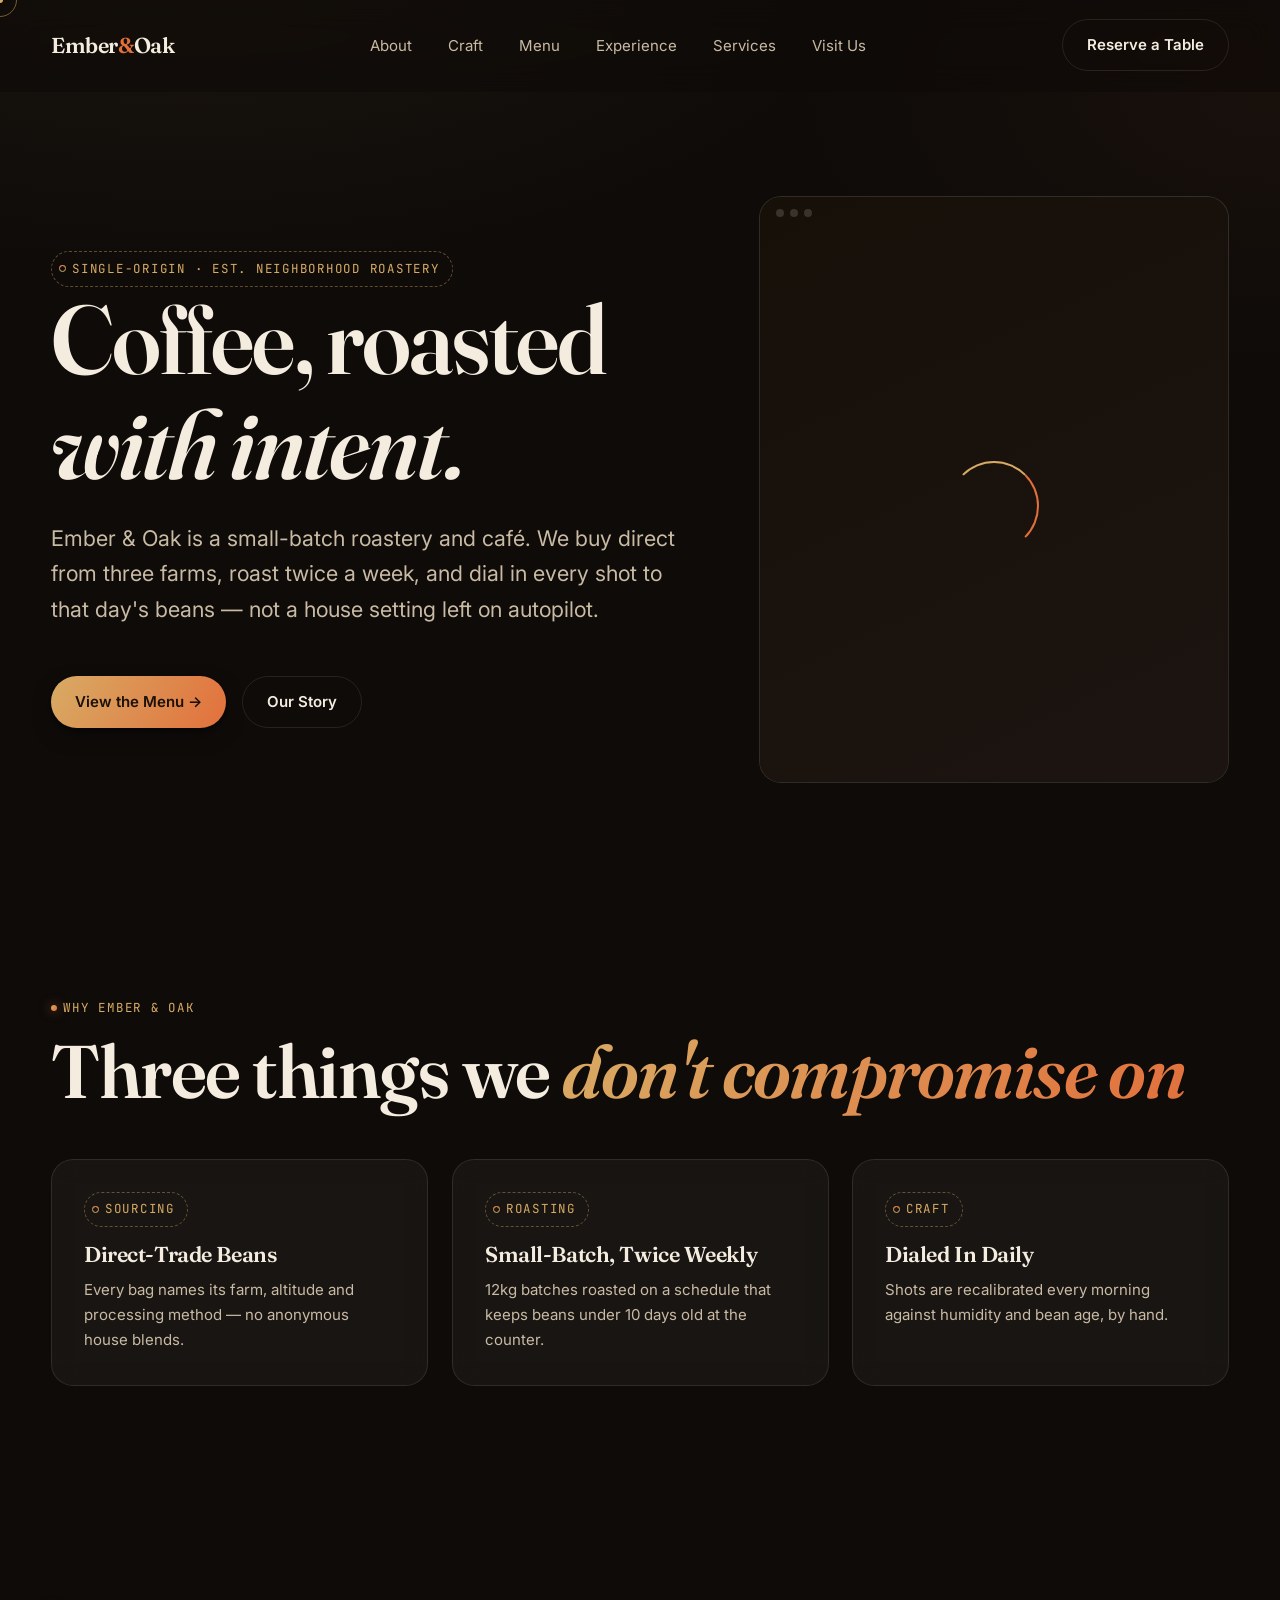
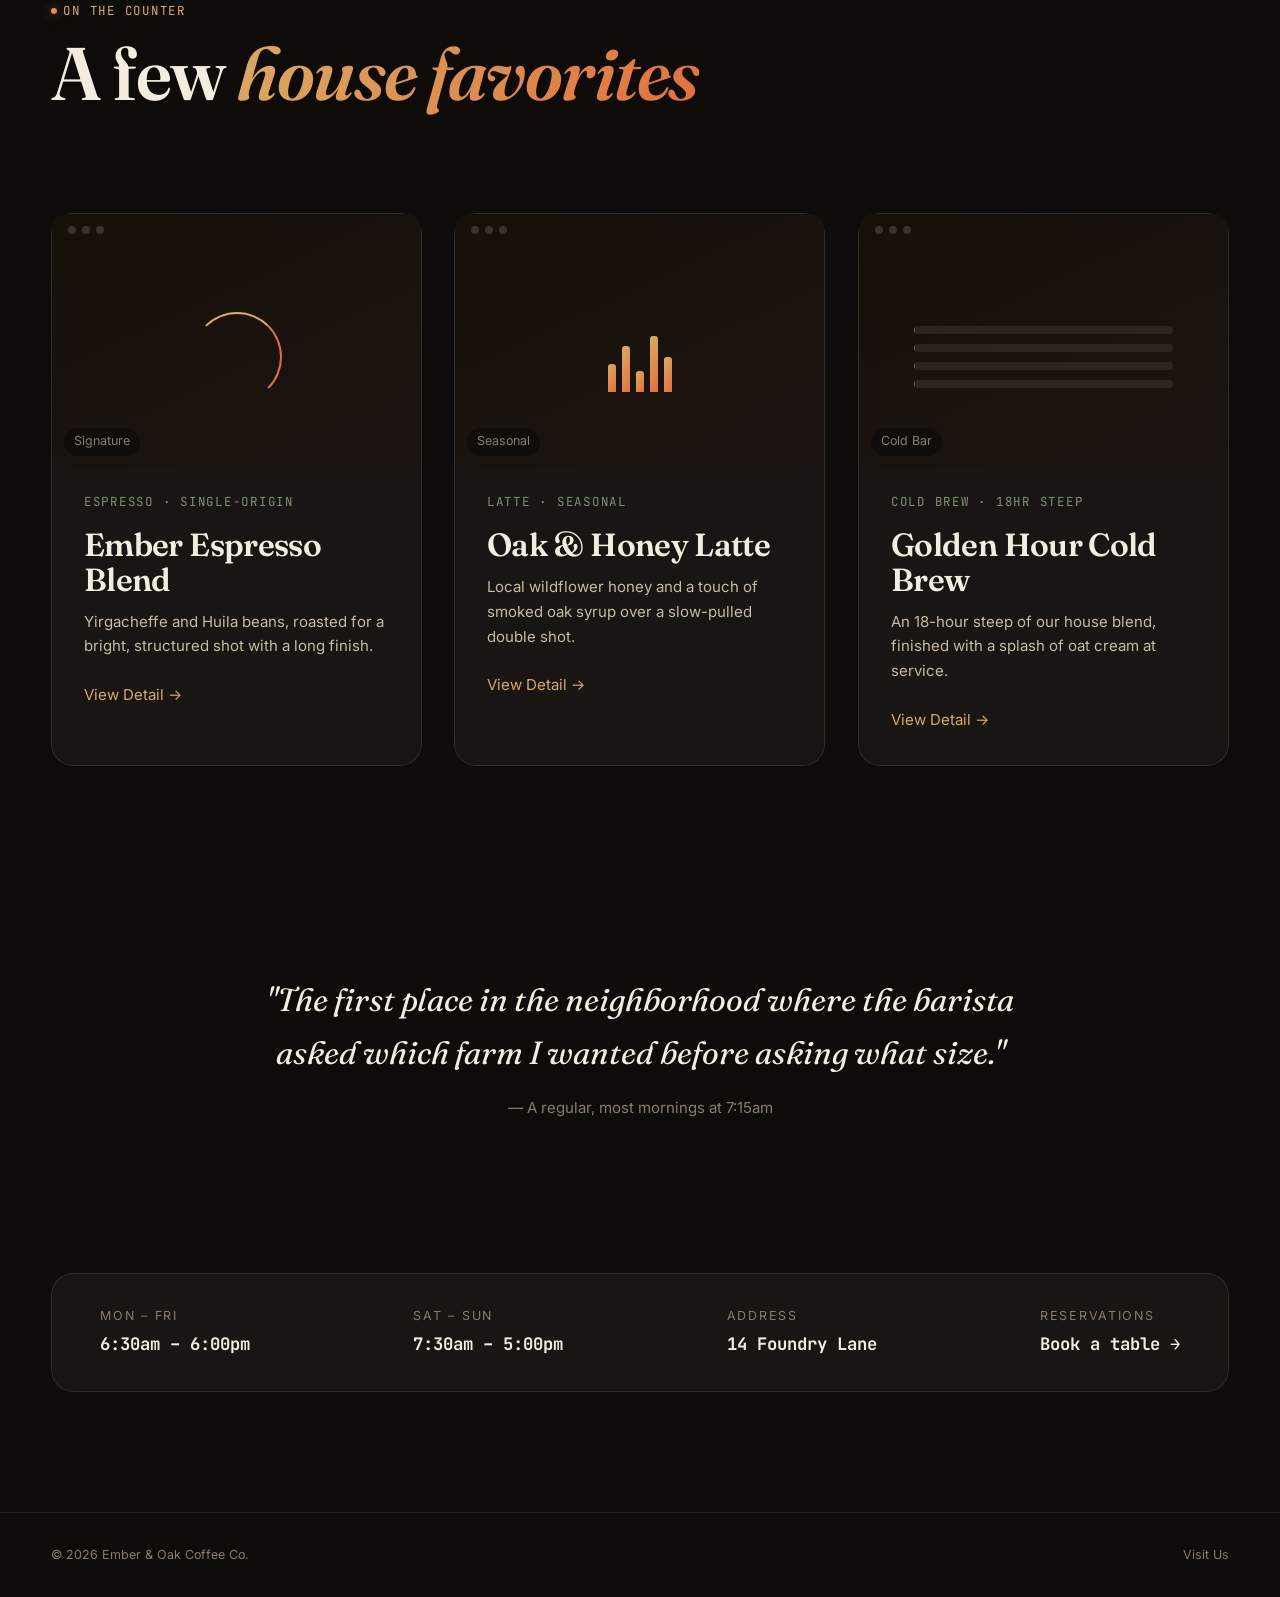
<file: index.html>
<!DOCTYPE html>
<html lang="en">
<head>
<meta charset="UTF-8" />
<meta name="viewport" content="width=device-width, initial-scale=1.0" />
<title>Ember & Oak — Specialty Coffee, Roasted Small</title>
<meta name="description" content="Ember & Oak is a specialty coffee house built around direct-trade sourcing, small-batch roasting and precision brewing. Visit us or explore the menu." />
<meta name="theme-color" content="#0e0b09" />

<link rel="preconnect" href="https://fonts.googleapis.com">
<link rel="preconnect" href="https://fonts.gstatic.com" crossorigin>
<link href="https://fonts.googleapis.com/css2?family=Fraunces:ital,wght@0,300;0,500;0,600;1,500&family=Inter:wght@400;500;600;700;800&family=JetBrains+Mono:wght@400;500&display=swap" rel="stylesheet">

<link rel="stylesheet" href="assets/css/tokens.css">
<link rel="stylesheet" href="assets/css/base.css">
<link rel="stylesheet" href="assets/css/layout.css">
<link rel="stylesheet" href="assets/css/components.css">
<link rel="stylesheet" href="assets/css/animations.css">
</head>
<body class="is-loading">
<a href="#main-content" class="skip-link">Skip to content</a>

<div id="preloader" aria-hidden="true">
  <div class="preloader-mark"><span class="brew-ring"></span> Ember & Oak</div>
</div>

<div id="page-transition" aria-hidden="true"></div>
<div class="cursor-dot" id="cursorDot"></div>
<div class="cursor-ring" id="cursorRing"></div>
<div id="scroll-progress"></div>

<header id="siteHeader">
  <div class="container">
    <nav aria-label="Primary">
      <a href="index.html" class="logo">Ember<span>&</span>Oak</a>
      <ul class="nav-links" id="navLinks">
        <li><a href="about.html" data-nav>About</a></li>
        <li><a href="skills.html" data-nav>Craft</a></li>
        <li><a href="projects.html" data-nav>Menu</a></li>
        <li><a href="experience.html" data-nav>Experience</a></li>
        <li><a href="services.html" data-nav>Services</a></li>
        <li><a href="contact.html" data-nav>Visit Us</a></li>
      </ul>
      <div class="nav-cta">
        <a href="contact.html" class="btn btn-ghost" data-hover data-magnetic>Reserve a Table</a>
        <div class="burger" id="burger" aria-label="Open menu" aria-expanded="false"><span></span><span></span><span></span></div>
      </div>
    </nav>
  </div>
</header>

<main id="main-content">

  <!-- ============ HERO ============ -->
  <section class="hero">
    <div class="container hero-grid">
      <div class="hero-copy">
        <div class="stamp reveal">Single-Origin · Est. Neighborhood Roastery</div>
        <h1 class="reveal">Coffee, roasted<br><span class="accent" style="font-style:italic;">with intent.</span></h1>
        <p class="text-lede reveal">Ember & Oak is a small-batch roastery and café. We buy direct from three farms, roast twice a week, and dial in every shot to that day's beans — not a house setting left on autopilot.</p>
        <div class="hero-actions reveal">
          <a href="projects.html" class="btn btn-primary" data-hover data-magnetic>View the Menu →</a>
          <a href="about.html" class="btn btn-ghost" data-hover data-magnetic>Our Story</a>
        </div>
      </div>
      <div class="hero-visual glass reveal mock-espresso">
        <div class="device-frame" style="aspect-ratio:auto; height:100%;">
          <div class="device-bar"><span></span><span></span><span></span></div>
          <div class="device-stage"><div class="brew-ring"></div></div>
        </div>
      </div>
    </div>
  </section>

  <!-- ============ PILLARS ============ -->
  <section id="pillars">
    <div class="container">
      <div class="eyebrow reveal">Why Ember & Oak</div>
      <h2 class="section-title reveal">Three things we <span class="accent">don't compromise on</span></h2>

      <div class="pillars" data-stagger>
        <div class="pillar glass reveal" data-tilt>
          <div class="stamp">Sourcing</div>
          <h4>Direct-Trade Beans</h4>
          <p>Every bag names its farm, altitude and processing method — no anonymous house blends.</p>
        </div>
        <div class="pillar glass reveal" data-tilt>
          <div class="stamp">Roasting</div>
          <h4>Small-Batch, Twice Weekly</h4>
          <p>12kg batches roasted on a schedule that keeps beans under 10 days old at the counter.</p>
        </div>
        <div class="pillar glass reveal" data-tilt>
          <div class="stamp">Craft</div>
          <h4>Dialed In Daily</h4>
          <p>Shots are recalibrated every morning against humidity and bean age, by hand.</p>
        </div>
      </div>
    </div>
  </section>

  <!-- ============ FEATURED MENU PREVIEW ============ -->
  <section id="featured">
    <div class="container">
      <div class="eyebrow reveal">On the counter</div>
      <h2 class="section-title reveal">A few <span class="accent">house favorites</span></h2>
      <p class="section-sub reveal">The full menu has more — this is where most people start.</p>

      <div class="projects-grid">
        <div class="project-card glass reveal" data-tilt>
          <div class="project-media mock-espresso">
            <div class="device-frame">
              <div class="device-bar"><span></span><span></span><span></span></div>
              <div class="device-stage"><div class="brew-ring"></div></div>
            </div>
            <div class="preview-tag">Signature</div>
          </div>
          <div class="project-body">
            <div class="project-tag">Espresso · Single-Origin</div>
            <h3>Ember Espresso Blend</h3>
            <p>Yirgacheffe and Huila beans, roasted for a bright, structured shot with a long finish.</p>
            <div class="project-links">
              <a href="projects/baroeng-pro.html" data-hover data-magnetic>View Detail →</a>
            </div>
          </div>
        </div>

        <div class="project-card glass reveal" data-tilt>
          <div class="project-media mock-latte">
            <div class="device-frame">
              <div class="device-bar"><span></span><span></span><span></span></div>
              <div class="device-stage">
                <div class="ticker">
                  <div class="bar" style="height:40%; animation-delay:0s"></div>
                  <div class="bar" style="height:65%; animation-delay:.2s"></div>
                  <div class="bar" style="height:30%; animation-delay:.4s"></div>
                  <div class="bar" style="height:80%; animation-delay:.1s"></div>
                  <div class="bar" style="height:50%; animation-delay:.3s"></div>
                </div>
              </div>
            </div>
            <div class="preview-tag">Seasonal</div>
          </div>
          <div class="project-body">
            <div class="project-tag">Latte · Seasonal</div>
            <h3>Oak & Honey Latte</h3>
            <p>Local wildflower honey and a touch of smoked oak syrup over a slow-pulled double shot.</p>
            <div class="project-links">
              <a href="projects/somgool.html" data-hover data-magnetic>View Detail →</a>
            </div>
          </div>
        </div>

        <div class="project-card glass reveal" data-tilt>
          <div class="project-media mock-coldbrew">
            <div class="device-frame">
              <div class="device-bar"><span></span><span></span><span></span></div>
              <div class="device-stage">
                <div class="feed">
                  <div class="feed-row"></div>
                  <div class="feed-row"></div>
                  <div class="feed-row"></div>
                  <div class="feed-row"></div>
                </div>
              </div>
            </div>
            <div class="preview-tag">Cold Bar</div>
          </div>
          <div class="project-body">
            <div class="project-tag">Cold Brew · 18hr Steep</div>
            <h3>Golden Hour Cold Brew</h3>
            <p>An 18-hour steep of our house blend, finished with a splash of oat cream at service.</p>
            <div class="project-links">
              <a href="projects/cold-brew.html" data-hover data-magnetic>View Detail →</a>
            </div>
          </div>
        </div>
      </div>
    </div>
  </section>

  <!-- ============ QUOTE ============ -->
  <section id="quote">
    <div class="container quote-block reveal">
      <p>"The first place in the neighborhood where the barista asked which farm I wanted before asking what size."</p>
      <cite>— A regular, most mornings at 7:15am</cite>
    </div>
  </section>

  <!-- ============ HOURS STRIP ============ -->
  <section id="hours" style="padding-block: var(--sp-6);">
    <div class="container">
      <div class="hours-strip glass reveal">
        <div class="hs-item"><span>Mon – Fri</span><b>6:30am – 6:00pm</b></div>
        <div class="hs-item"><span>Sat – Sun</span><b>7:30am – 5:00pm</b></div>
        <div class="hs-item"><span>Address</span><b>14 Foundry Lane</b></div>
        <div class="hs-item"><span>Reservations</span><b><a href="contact.html" data-hover>Book a table →</a></b></div>
      </div>
    </div>
  </section>

</main>

<footer>
  <div class="container footer-row">
    <p>© <span id="year"></span> Ember & Oak Coffee Co.</p>
    <p><a href="contact.html" data-hover>Visit Us</a></p>
  </div>
</footer>

<button id="back-to-top" aria-label="Back to top">
  <svg viewBox="0 0 24 24" width="18" height="18" fill="none" stroke="currentColor" stroke-width="2"><path d="M12 19V5M5 12l7-7 7 7"/></svg>
</button>

<div class="copy-toast" id="copyToast">✓ Copied to clipboard</div>

<script type="module" src="assets/js/main.js"></script>
</body>
</html>
</file>
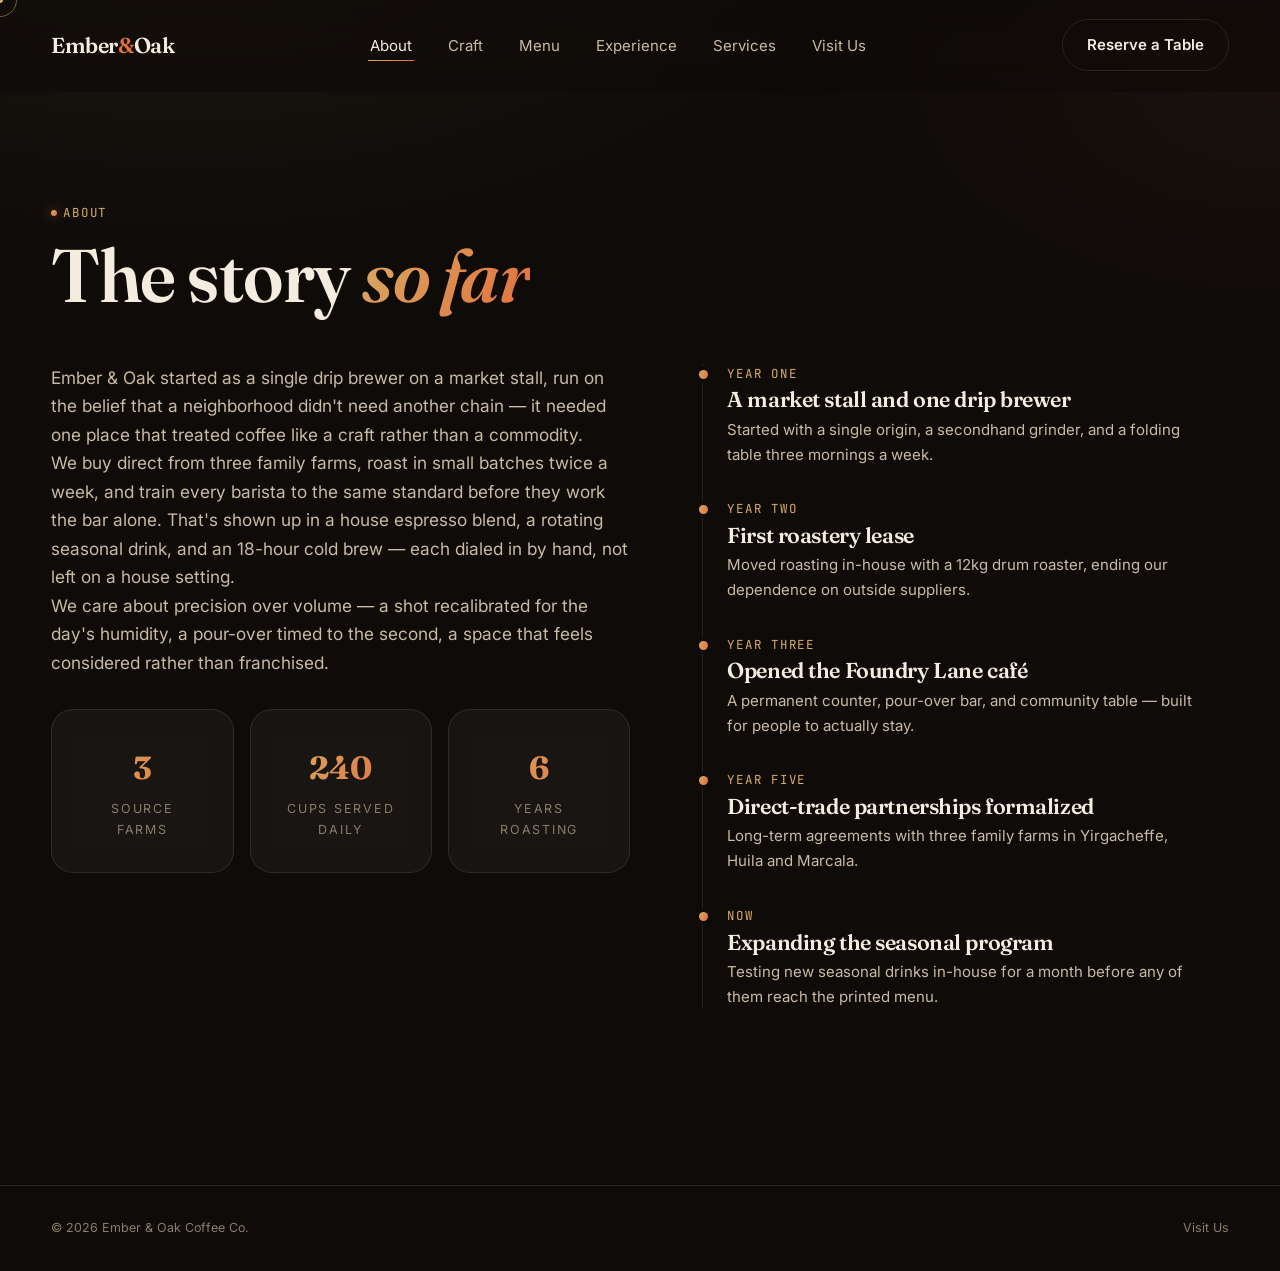
<file: about.html>
<!DOCTYPE html>
<html lang="en">
<head>
<meta charset="UTF-8" />
<meta name="viewport" content="width=device-width, initial-scale=1.0" />
<title>About — Ember & Oak</title>
<meta name="description" content="The story behind Ember & Oak: a small-batch roastery and café built on direct-trade sourcing and precision brewing." />
<meta name="theme-color" content="#0e0b09" />

<link rel="preconnect" href="https://fonts.googleapis.com">
<link rel="preconnect" href="https://fonts.gstatic.com" crossorigin>
<link href="https://fonts.googleapis.com/css2?family=Fraunces:ital,wght@0,300;0,500;0,600;1,500&family=Inter:wght@400;500;600;700;800&family=JetBrains+Mono:wght@400;500&display=swap" rel="stylesheet">

<link rel="stylesheet" href="assets/css/tokens.css">
<link rel="stylesheet" href="assets/css/base.css">
<link rel="stylesheet" href="assets/css/layout.css">
<link rel="stylesheet" href="assets/css/components.css">
<link rel="stylesheet" href="assets/css/animations.css">
</head>
<body class="is-loading">
<a href="#main-content" class="skip-link">Skip to content</a>

<div id="preloader" aria-hidden="true">
  <div class="preloader-mark"><span class="brew-ring"></span> Ember & Oak</div>
</div>

<div id="page-transition" aria-hidden="true"></div>
<div class="cursor-dot" id="cursorDot"></div>
<div class="cursor-ring" id="cursorRing"></div>
<div id="scroll-progress"></div>

<header id="siteHeader">
  <div class="container">
    <nav aria-label="Primary">
      <a href="index.html" class="logo">Ember<span>&</span>Oak</a>
      <ul class="nav-links" id="navLinks">
        <li><a href="about.html" data-nav>About</a></li>
        <li><a href="skills.html" data-nav>Craft</a></li>
        <li><a href="projects.html" data-nav>Menu</a></li>
        <li><a href="experience.html" data-nav>Experience</a></li>
        <li><a href="services.html" data-nav>Services</a></li>
        <li><a href="contact.html" data-nav>Visit Us</a></li>
      </ul>
      <div class="nav-cta">
        <a href="contact.html" class="btn btn-ghost" data-hover data-magnetic>Reserve a Table</a>
        <div class="burger" id="burger" aria-label="Open menu" aria-expanded="false"><span></span><span></span><span></span></div>
      </div>
    </nav>
  </div>
</header>

<main id="main-content">

  <!-- ============ ABOUT ============ -->
  <section id="about">
    <div class="container">
      <div class="eyebrow reveal">About</div>
      <h2 class="section-title reveal">The story <span class="accent">so far</span></h2>

      <div class="about-grid">
        <div class="about-text reveal">
          <p>
            Ember & Oak started as a single drip brewer on a market stall, run on the belief
            that a neighborhood didn't need another chain — it needed one place that treated
            coffee like a craft rather than a commodity.
          </p>
          <p>
            We buy direct from three family farms, roast in small batches twice a week, and
            train every barista to the same standard before they work the bar alone. That's
            shown up in a house espresso blend, a rotating seasonal drink, and an 18-hour cold
            brew — each dialed in by hand, not left on a house setting.
          </p>
          <p>
            We care about precision over volume — a shot recalibrated for the day's humidity,
            a pour-over timed to the second, a space that feels considered rather than
            franchised.
          </p>

          <div class="about-counters">
            <div class="counter-card glass"><b data-count="3">0</b><span>Source Farms</span></div>
            <div class="counter-card glass"><b data-count="240">0</b><span>Cups Served Daily</span></div>
            <div class="counter-card glass"><b data-count="6">0</b><span>Years Roasting</span></div>
          </div>
        </div>

        <div class="timeline reveal">
          <div class="tl-item">
            <div class="tl-year">Year One</div>
            <h4>A market stall and one drip brewer</h4>
            <p>Started with a single origin, a secondhand grinder, and a folding table three mornings a week.</p>
          </div>
          <div class="tl-item">
            <div class="tl-year">Year Two</div>
            <h4>First roastery lease</h4>
            <p>Moved roasting in-house with a 12kg drum roaster, ending our dependence on outside suppliers.</p>
          </div>
          <div class="tl-item">
            <div class="tl-year">Year Three</div>
            <h4>Opened the Foundry Lane café</h4>
            <p>A permanent counter, pour-over bar, and community table — built for people to actually stay.</p>
          </div>
          <div class="tl-item">
            <div class="tl-year">Year Five</div>
            <h4>Direct-trade partnerships formalized</h4>
            <p>Long-term agreements with three family farms in Yirgacheffe, Huila and Marcala.</p>
          </div>
          <div class="tl-item">
            <div class="tl-year">Now</div>
            <h4>Expanding the seasonal program</h4>
            <p>Testing new seasonal drinks in-house for a month before any of them reach the printed menu.</p>
          </div>
        </div>
      </div>
    </div>
  </section>

</main>

<footer>
  <div class="container footer-row">
    <p>© <span id="year"></span> Ember & Oak Coffee Co.</p>
    <p><a href="contact.html" data-hover>Visit Us</a></p>
  </div>
</footer>

<button id="back-to-top" aria-label="Back to top">
  <svg viewBox="0 0 24 24" width="18" height="18" fill="none" stroke="currentColor" stroke-width="2"><path d="M12 19V5M5 12l7-7 7 7"/></svg>
</button>

<div class="copy-toast" id="copyToast">✓ Copied to clipboard</div>

<script type="module" src="assets/js/main.js"></script>
</body>
</html>
</file>
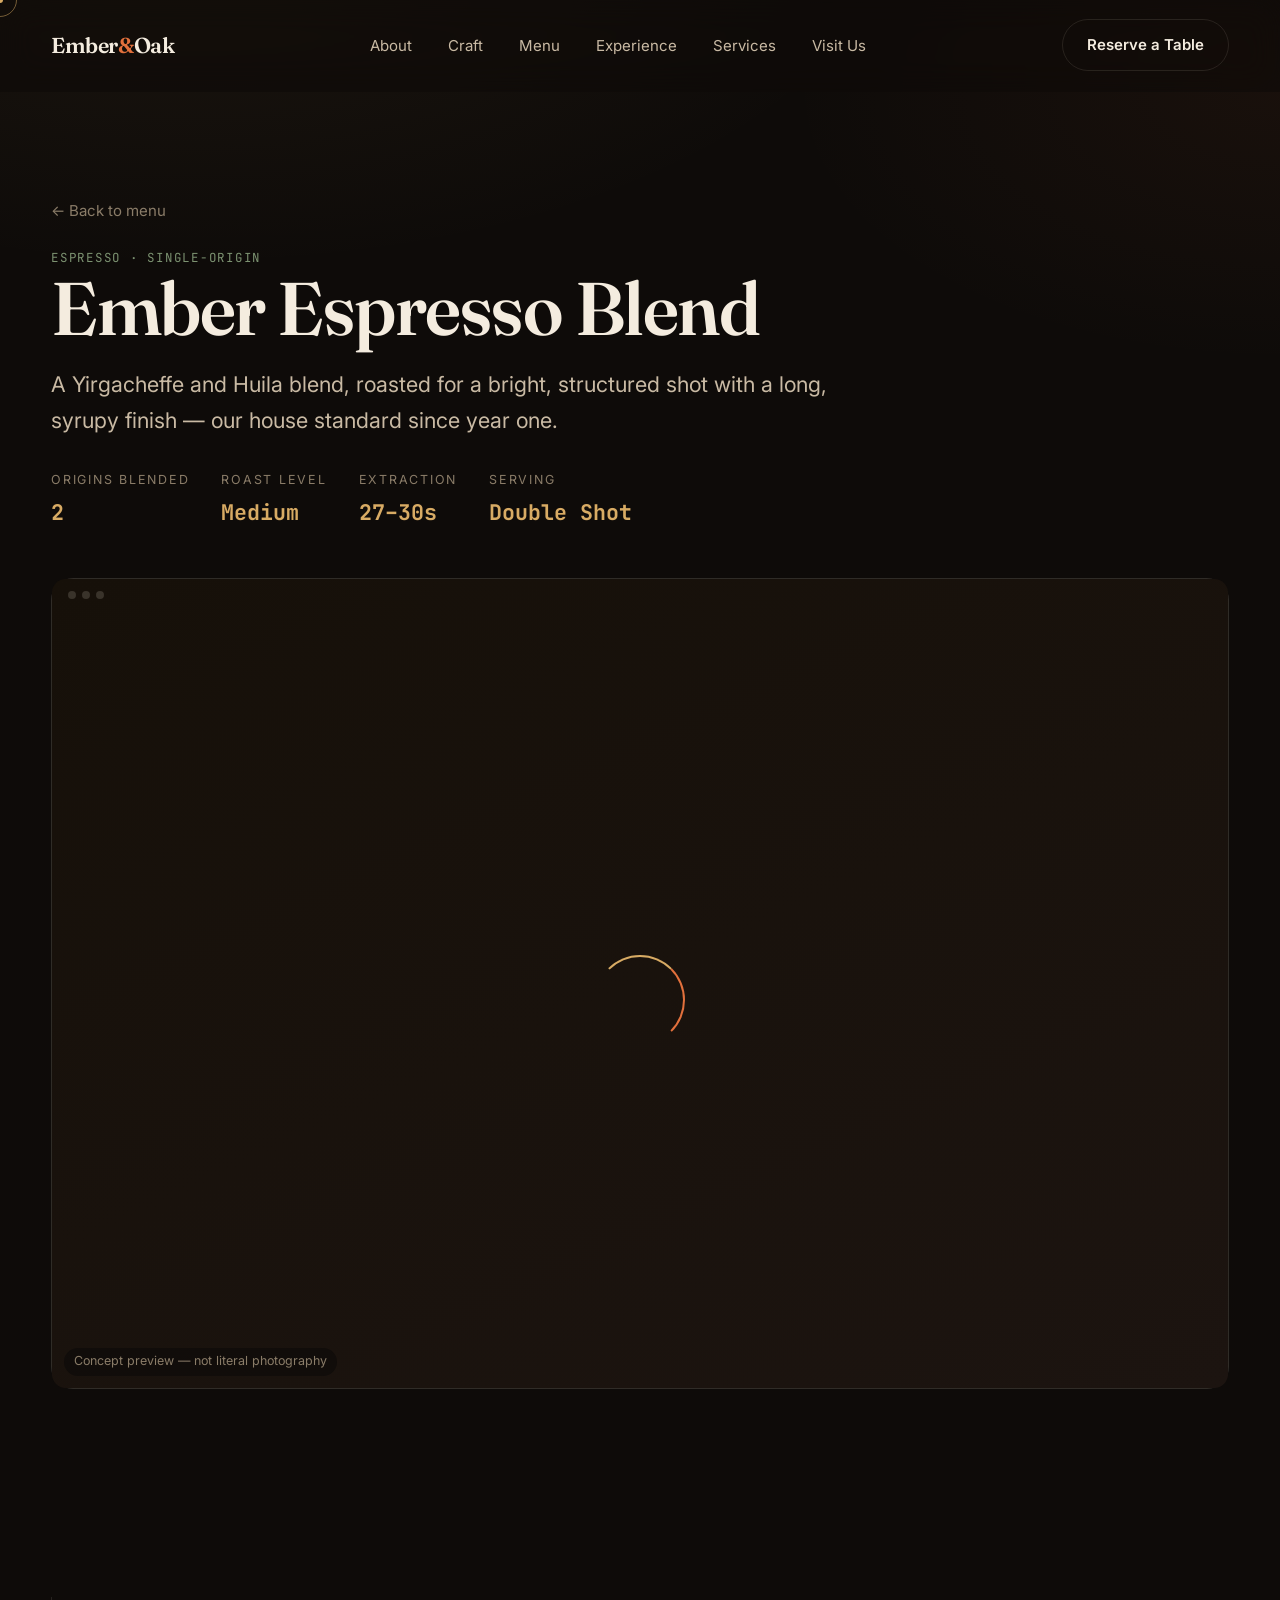
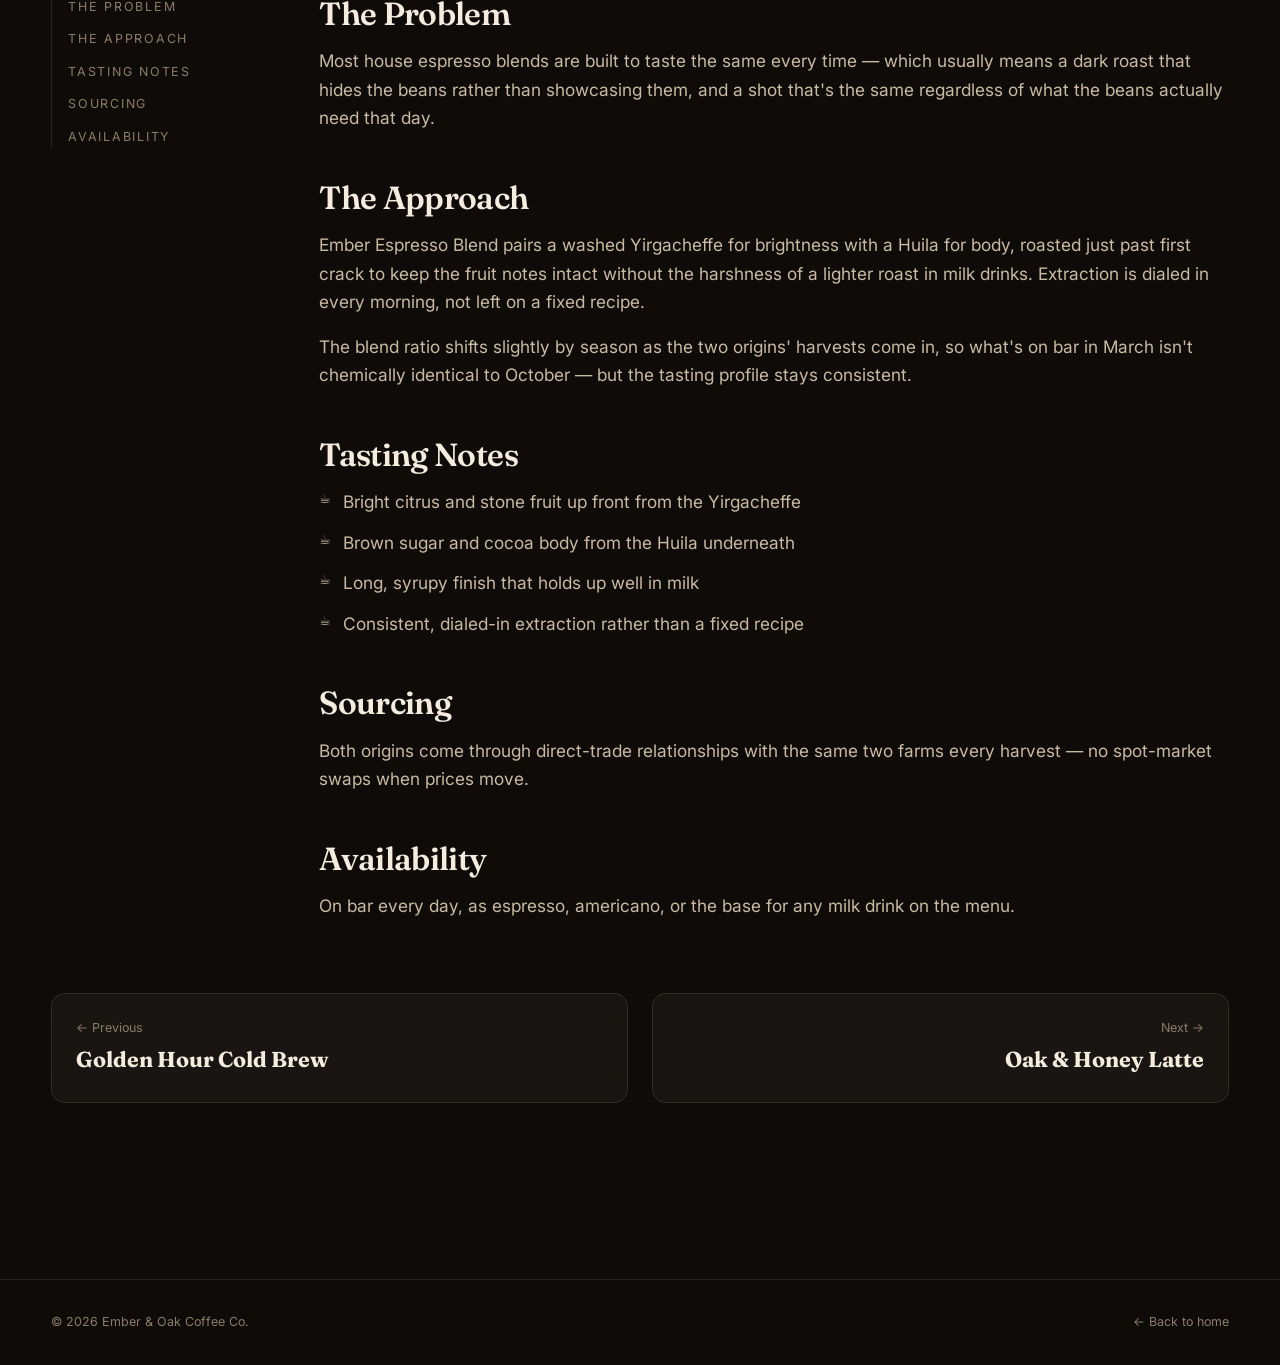
<file: baroeng-pro.html>
<!DOCTYPE html>
<html lang="en">
<head>
<meta charset="UTF-8" />
<meta name="viewport" content="width=device-width, initial-scale=1.0" />
<title>Ember Espresso Blend — Ember & Oak</title>
<meta name="description" content="Ember Espresso Blend: our house single-origin espresso, sourced from Yirgacheffe and Huila and roasted for a bright, structured shot." />
<meta name="theme-color" content="#0e0b09" />

<link rel="preconnect" href="https://fonts.googleapis.com">
<link rel="preconnect" href="https://fonts.gstatic.com" crossorigin>
<link href="https://fonts.googleapis.com/css2?family=Fraunces:ital,wght@0,300;0,500;0,600;1,500&family=Inter:wght@400;500;600;700;800&family=JetBrains+Mono:wght@400;500&display=swap" rel="stylesheet">

<link rel="stylesheet" href="../assets/css/tokens.css">
<link rel="stylesheet" href="../assets/css/base.css">
<link rel="stylesheet" href="../assets/css/layout.css">
<link rel="stylesheet" href="../assets/css/components.css">
<link rel="stylesheet" href="../assets/css/animations.css">
</head>
<body class="is-loading">
<a href="#main-content" class="skip-link">Skip to content</a>

<div id="preloader" aria-hidden="true">
  <div class="preloader-mark"><span class="brew-ring"></span> Ember & Oak</div>
</div>

<div id="page-transition" aria-hidden="true"></div>
<div class="cursor-dot" id="cursorDot"></div>
<div class="cursor-ring" id="cursorRing"></div>
<div id="scroll-progress"></div>

<header id="siteHeader">
  <div class="container">
    <nav aria-label="Primary">
      <a href="../index.html" class="logo">Ember<span>&</span>Oak</a>
      <ul class="nav-links" id="navLinks">
        <li><a href="../about.html" data-nav>About</a></li>
        <li><a href="../skills.html" data-nav>Craft</a></li>
        <li><a href="../projects.html" data-nav>Menu</a></li>
        <li><a href="../experience.html" data-nav>Experience</a></li>
        <li><a href="../services.html" data-nav>Services</a></li>
        <li><a href="../contact.html" data-nav>Visit Us</a></li>
      </ul>
      <div class="nav-cta">
        <a href="../contact.html" class="btn btn-ghost" data-hover data-magnetic>Reserve a Table</a>
        <div class="burger" id="burger" aria-label="Open menu" aria-expanded="false"><span></span><span></span><span></span></div>
      </div>
    </nav>
  </div>
</header>

<main id="main-content">
  <section class="case-hero">
    <div class="container">
      <a href="../projects.html" class="case-back reveal">← Back to menu</a>
      <div class="kicker reveal">Espresso · Single-Origin</div>
      <h1 class="section-title reveal">Ember Espresso Blend</h1>
      <p class="text-lede reveal" style="margin-top:18px;">A Yirgacheffe and Huila blend, roasted for a bright, structured shot with a long, syrupy finish — our house standard since year one.</p>

      <div class="case-meta-row reveal">
        <div class="case-meta-item"><span>Origins Blended</span><b class="num-mono" data-count="2">0</b></div>
        <div class="case-meta-item"><span>Roast Level</span><b>Medium</b></div>
        <div class="case-meta-item"><span>Extraction</span><b>27–30s</b></div>
        <div class="case-meta-item"><span>Serving</span><b>Double Shot</b></div>
      </div>

      <div class="case-hero-media glass reveal mock-espresso">
        <div class="device-frame">
          <div class="device-bar"><span></span><span></span><span></span></div>
          <div class="device-stage"><div class="brew-ring"></div></div>
        </div>
        <div class="preview-tag">Concept preview — not literal photography</div>
      </div>
    </div>
  </section>

  <section class="case-body">
    <div class="container case-layout">
      <nav class="case-toc reveal" aria-label="On this page">
        <a href="#problem">The Problem</a>
        <a href="#approach">The Approach</a>
        <a href="#features">Tasting Notes</a>
        <a href="#stack">Sourcing</a>
        <a href="#status">Availability</a>
      </nav>

      <div class="case-content reveal">
        <h3 id="problem">The Problem</h3>
        <p>Most house espresso blends are built to taste the same every time — which usually means a dark roast that hides the beans rather than showcasing them, and a shot that's the same regardless of what the beans actually need that day.</p>

        <h3 id="approach">The Approach</h3>
        <p>Ember Espresso Blend pairs a washed Yirgacheffe for brightness with a Huila for body, roasted just past first crack to keep the fruit notes intact without the harshness of a lighter roast in milk drinks. Extraction is dialed in every morning, not left on a fixed recipe.</p>
        <p>The blend ratio shifts slightly by season as the two origins' harvests come in, so what's on bar in March isn't chemically identical to October — but the tasting profile stays consistent.</p>

        <h3 id="features">Tasting Notes</h3>
        <ul>
          <li>Bright citrus and stone fruit up front from the Yirgacheffe</li>
          <li>Brown sugar and cocoa body from the Huila underneath</li>
          <li>Long, syrupy finish that holds up well in milk</li>
          <li>Consistent, dialed-in extraction rather than a fixed recipe</li>
        </ul>

        <h3 id="stack">Sourcing</h3>
        <p>Both origins come through direct-trade relationships with the same two farms every harvest — no spot-market swaps when prices move.</p>

        <h3 id="status">Availability</h3>
        <p>On bar every day, as espresso, americano, or the base for any milk drink on the menu.</p>
      </div>
    </div>

    <div class="container">
      <div class="case-nav">
        <a href="cold-brew.html" class="glass" data-hover><span>← Previous</span><b>Golden Hour Cold Brew</b></a>
        <a href="somgool.html" class="glass" data-hover><span>Next →</span><b>Oak & Honey Latte</b></a>
      </div>
    </div>
  </section>
</main>

<footer>
  <div class="container footer-row">
    <p>© <span id="year"></span> Ember & Oak Coffee Co.</p>
    <p><a href="../index.html" data-hover>← Back to home</a></p>
  </div>
</footer>

<button id="back-to-top" aria-label="Back to top">
  <svg viewBox="0 0 24 24" width="18" height="18" fill="none" stroke="currentColor" stroke-width="2"><path d="M12 19V5M5 12l7-7 7 7"/></svg>
</button>
<div class="copy-toast" id="copyToast">✓ Copied to clipboard</div>

<script type="module" src="../assets/js/main.js"></script>
</body>
</html>
</file>
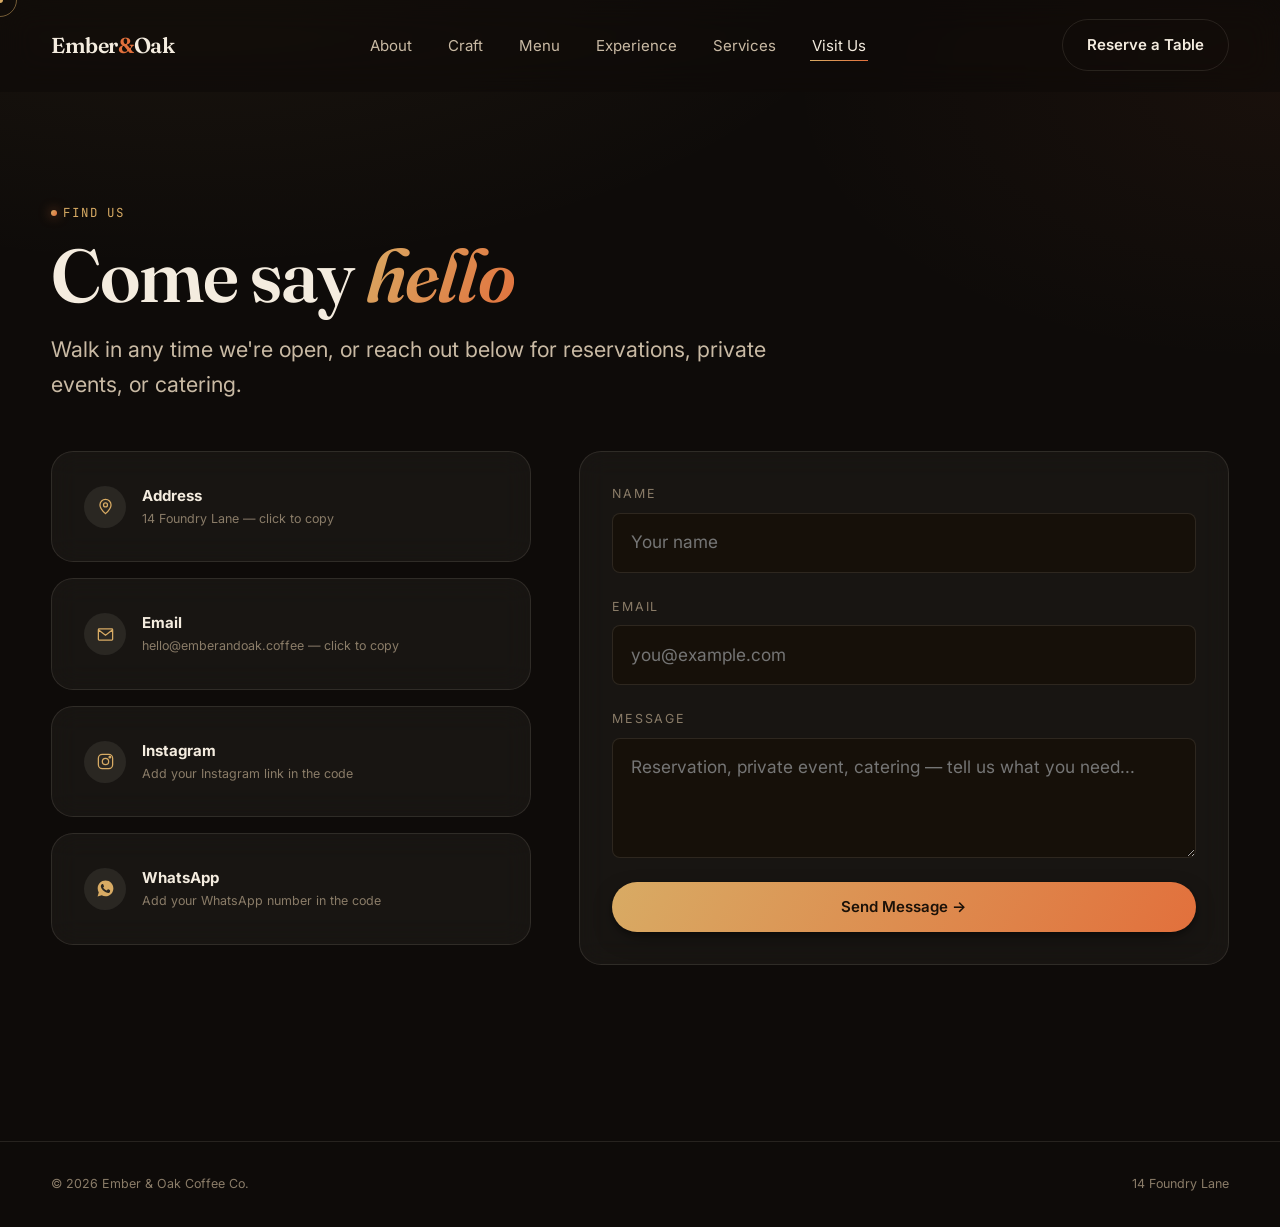
<file: contact.html>
<!DOCTYPE html>
<html lang="en">
<head>
<meta charset="UTF-8" />
<meta name="viewport" content="width=device-width, initial-scale=1.0" />
<title>Visit Us — Ember & Oak</title>
<meta name="description" content="Visit Ember & Oak at 14 Foundry Lane, or reach out about reservations, private events and catering." />
<meta name="theme-color" content="#0e0b09" />

<link rel="preconnect" href="https://fonts.googleapis.com">
<link rel="preconnect" href="https://fonts.gstatic.com" crossorigin>
<link href="https://fonts.googleapis.com/css2?family=Fraunces:ital,wght@0,300;0,500;0,600;1,500&family=Inter:wght@400;500;600;700;800&family=JetBrains+Mono:wght@400;500&display=swap" rel="stylesheet">

<link rel="stylesheet" href="assets/css/tokens.css">
<link rel="stylesheet" href="assets/css/base.css">
<link rel="stylesheet" href="assets/css/layout.css">
<link rel="stylesheet" href="assets/css/components.css">
<link rel="stylesheet" href="assets/css/animations.css">
</head>
<body class="is-loading">
<a href="#main-content" class="skip-link">Skip to content</a>

<div id="preloader" aria-hidden="true">
  <div class="preloader-mark"><span class="brew-ring"></span> Ember & Oak</div>
</div>

<div id="page-transition" aria-hidden="true"></div>
<div class="cursor-dot" id="cursorDot"></div>
<div class="cursor-ring" id="cursorRing"></div>
<div id="scroll-progress"></div>

<header id="siteHeader">
  <div class="container">
    <nav aria-label="Primary">
      <a href="index.html" class="logo">Ember<span>&</span>Oak</a>
      <ul class="nav-links" id="navLinks">
        <li><a href="about.html" data-nav>About</a></li>
        <li><a href="skills.html" data-nav>Craft</a></li>
        <li><a href="projects.html" data-nav>Menu</a></li>
        <li><a href="experience.html" data-nav>Experience</a></li>
        <li><a href="services.html" data-nav>Services</a></li>
        <li><a href="contact.html" data-nav>Visit Us</a></li>
      </ul>
      <div class="nav-cta">
        <a href="contact.html" class="btn btn-ghost" data-hover data-magnetic>Reserve a Table</a>
        <div class="burger" id="burger" aria-label="Open menu" aria-expanded="false"><span></span><span></span><span></span></div>
      </div>
    </nav>
  </div>
</header>

<main id="main-content">

  <!-- ============ VISIT US ============ -->
  <section id="contact">
    <div class="container">
      <div class="eyebrow reveal">Find us</div>
      <h2 class="section-title reveal">Come say <span class="accent">hello</span></h2>
      <p class="section-sub reveal">Walk in any time we're open, or reach out below for reservations, private events, or catering.</p>

      <div class="contact-grid">
        <div class="contact-info reveal">
          <div class="contact-info-item glass" data-copy="14 Foundry Lane" data-hover>
            <div class="ci-icon"><svg viewBox="0 0 24 24" fill="none" stroke="currentColor" stroke-width="1.6"><path d="M12 21s-7-6.2-7-11a7 7 0 0114 0c0 4.8-7 11-7 11z"/><circle cx="12" cy="10" r="2.5"/></svg></div>
            <div><b>Address</b><span>14 Foundry Lane — click to copy</span></div>
          </div>
          <div class="contact-info-item glass" data-copy="hello@emberandoak.coffee" data-hover>
            <div class="ci-icon"><svg viewBox="0 0 24 24" fill="none" stroke="currentColor" stroke-width="1.6"><path d="M3 6l9 7 9-7M4 5h16a1 1 0 011 1v12a1 1 0 01-1 1H4a1 1 0 01-1-1V6a1 1 0 011-1z"/></svg></div>
            <div><b>Email</b><span>hello@emberandoak.coffee — click to copy</span></div>
          </div>
          <a class="contact-info-item glass" href="https://instagram.com/YOUR_INSTAGRAM_HANDLE" target="_blank" rel="noopener" data-hover>
            <div class="ci-icon"><svg viewBox="0 0 24 24" fill="none" stroke="currentColor" stroke-width="1.6"><rect x="3" y="3" width="18" height="18" rx="5"/><circle cx="12" cy="12" r="4"/><circle cx="17.5" cy="6.5" r="1"/></svg></div>
            <div><b>Instagram</b><span>Add your Instagram link in the code</span></div>
          </a>
          <a class="contact-info-item glass" href="https://wa.me/YOUR_WHATSAPP_NUMBER" target="_blank" rel="noopener" data-hover>
            <div class="ci-icon"><svg viewBox="0 0 24 24" fill="currentColor"><path d="M12.04 2C6.58 2 2.13 6.45 2.13 11.91c0 1.85.5 3.58 1.36 5.07L2 22l5.24-1.37a9.87 9.87 0 004.8 1.23c5.46 0 9.91-4.45 9.91-9.95S17.5 2 12.04 2zm5.8 14.2c-.25.68-1.25 1.28-1.9 1.4-.5.09-1.15.13-1.86-.12-.43-.15-.98-.33-1.7-.65-3-1.3-4.94-4.32-5.09-4.52-.15-.2-1.2-1.6-1.2-3.05 0-1.45.76-2.16 1.03-2.45.27-.3.6-.37.8-.37h.58c.19 0 .43-.03.67.51.25.55.85 1.9.92 2.03.07.13.12.29.02.48-.1.19-.15.3-.3.46-.15.16-.3.35-.44.47-.15.13-.3.28-.13.55.17.28.75 1.24 1.62 2 1.12.99 2.06 1.3 2.35 1.44.29.15.46.13.63-.07.17-.2.72-.83.91-1.12.19-.28.38-.23.63-.14.25.09 1.6.75 1.87.89.27.14.45.2.52.32.07.12.07.7-.18 1.38z"/></svg></div>
            <div><b>WhatsApp</b><span>Add your WhatsApp number in the code</span></div>
          </a>
        </div>

        <form class="contact-form glass reveal" id="contactForm">
          <div class="form-row">
            <label for="cf-name">Name</label>
            <input id="cf-name" name="name" type="text" placeholder="Your name" required>
            <span class="form-error-msg">Please enter your name.</span>
          </div>
          <div class="form-row">
            <label for="cf-email">Email</label>
            <input id="cf-email" name="email" type="email" placeholder="you@example.com" required>
            <span class="form-error-msg">Please enter a valid email.</span>
          </div>
          <div class="form-row">
            <label for="cf-message">Message</label>
            <textarea id="cf-message" name="message" placeholder="Reservation, private event, catering — tell us what you need..." required></textarea>
            <span class="form-error-msg">Please add a short message.</span>
          </div>
          <button type="submit" class="btn btn-primary submit-state" style="width:100%; justify-content:center;" data-hover>
            <span id="submitLabel">Send Message →</span>
          </button>
          <div class="form-success" id="formSuccess">✓ Message ready — your email client will open to send it.</div>
        </form>
      </div>
    </div>
  </section>

</main>

<footer>
  <div class="container footer-row">
    <p>© <span id="year"></span> Ember & Oak Coffee Co.</p>
    <p>14 Foundry Lane</p>
  </div>
</footer>

<button id="back-to-top" aria-label="Back to top">
  <svg viewBox="0 0 24 24" width="18" height="18" fill="none" stroke="currentColor" stroke-width="2"><path d="M12 19V5M5 12l7-7 7 7"/></svg>
</button>

<div class="copy-toast" id="copyToast">✓ Copied to clipboard</div>

<script type="module" src="assets/js/main.js"></script>
</body>
</html>
</file>
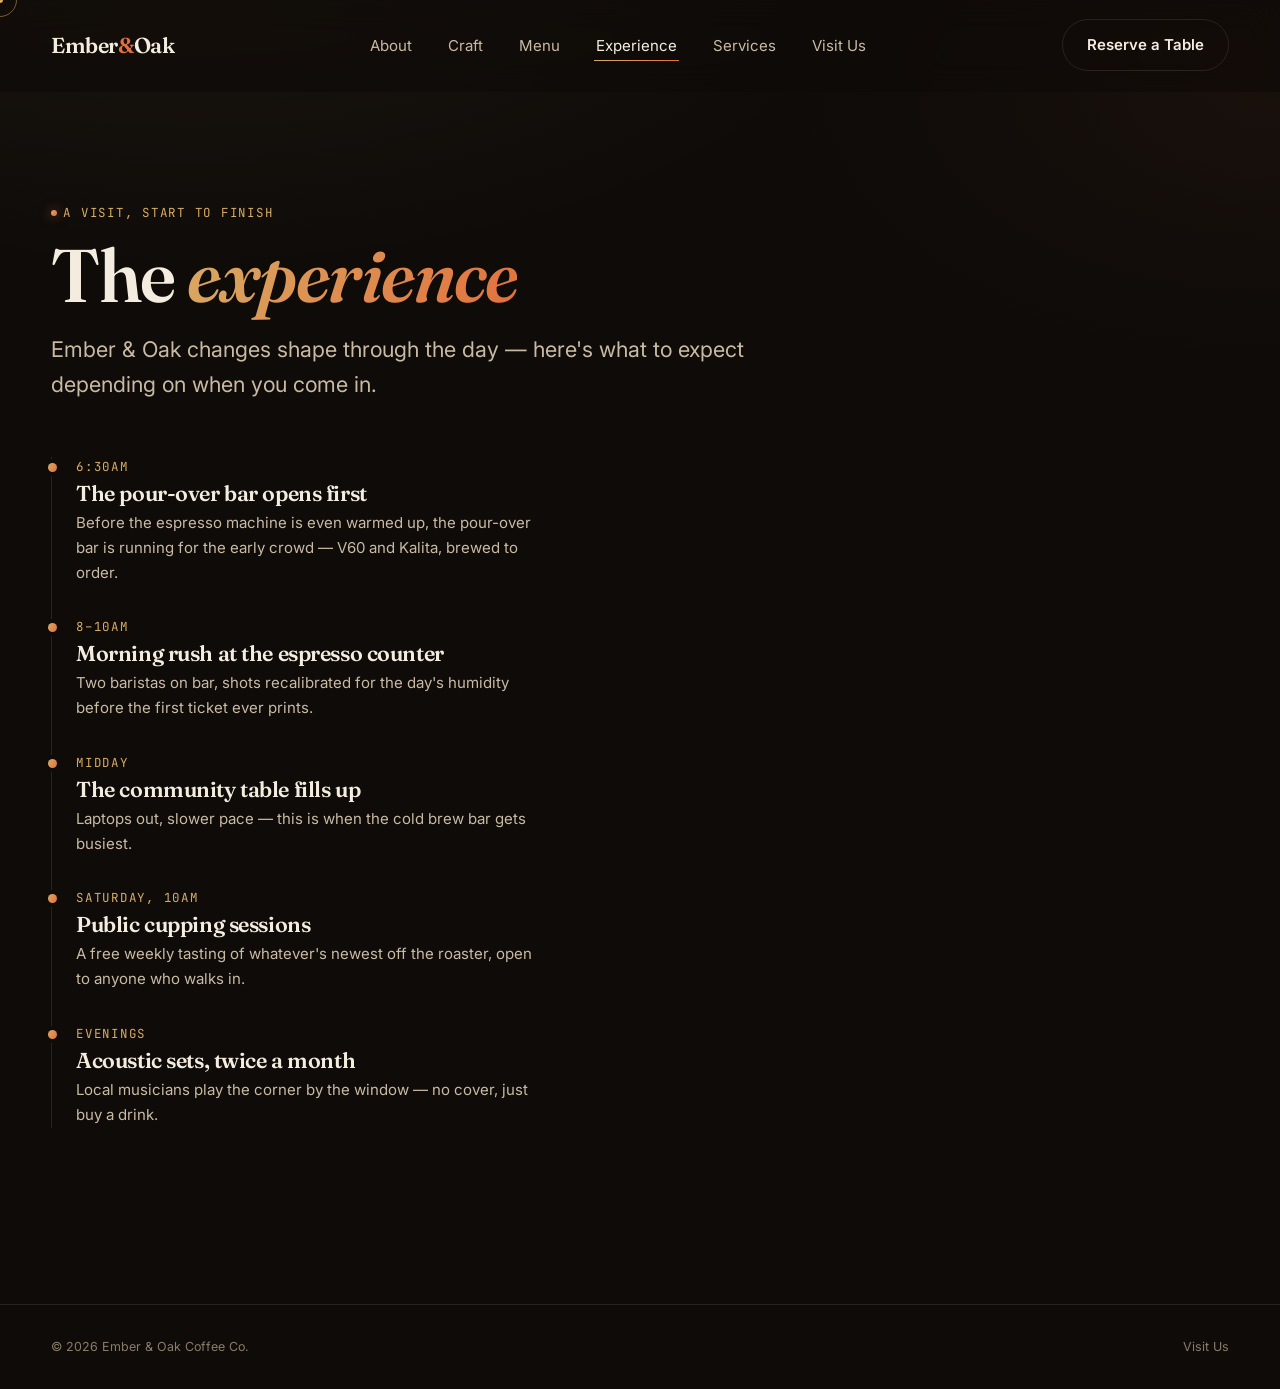
<file: experience.html>
<!DOCTYPE html>
<html lang="en">
<head>
<meta charset="UTF-8" />
<meta name="viewport" content="width=device-width, initial-scale=1.0" />
<title>The Experience — Ember & Oak</title>
<meta name="description" content="What a visit to Ember & Oak actually looks like, from the morning pour-over bar to weekend cupping sessions." />
<meta name="theme-color" content="#0e0b09" />

<link rel="preconnect" href="https://fonts.googleapis.com">
<link rel="preconnect" href="https://fonts.gstatic.com" crossorigin>
<link href="https://fonts.googleapis.com/css2?family=Fraunces:ital,wght@0,300;0,500;0,600;1,500&family=Inter:wght@400;500;600;700;800&family=JetBrains+Mono:wght@400;500&display=swap" rel="stylesheet">

<link rel="stylesheet" href="assets/css/tokens.css">
<link rel="stylesheet" href="assets/css/base.css">
<link rel="stylesheet" href="assets/css/layout.css">
<link rel="stylesheet" href="assets/css/components.css">
<link rel="stylesheet" href="assets/css/animations.css">
</head>
<body class="is-loading">
<a href="#main-content" class="skip-link">Skip to content</a>

<div id="preloader" aria-hidden="true">
  <div class="preloader-mark"><span class="brew-ring"></span> Ember & Oak</div>
</div>

<div id="page-transition" aria-hidden="true"></div>
<div class="cursor-dot" id="cursorDot"></div>
<div class="cursor-ring" id="cursorRing"></div>
<div id="scroll-progress"></div>

<header id="siteHeader">
  <div class="container">
    <nav aria-label="Primary">
      <a href="index.html" class="logo">Ember<span>&</span>Oak</a>
      <ul class="nav-links" id="navLinks">
        <li><a href="about.html" data-nav>About</a></li>
        <li><a href="skills.html" data-nav>Craft</a></li>
        <li><a href="projects.html" data-nav>Menu</a></li>
        <li><a href="experience.html" data-nav>Experience</a></li>
        <li><a href="services.html" data-nav>Services</a></li>
        <li><a href="contact.html" data-nav>Visit Us</a></li>
      </ul>
      <div class="nav-cta">
        <a href="contact.html" class="btn btn-ghost" data-hover data-magnetic>Reserve a Table</a>
        <div class="burger" id="burger" aria-label="Open menu" aria-expanded="false"><span></span><span></span><span></span></div>
      </div>
    </nav>
  </div>
</header>

<main id="main-content">

  <!-- ============ EXPERIENCE ============ -->
  <section id="experience">
    <div class="container">
      <div class="eyebrow reveal">A visit, start to finish</div>
      <h2 class="section-title reveal">The <span class="accent">experience</span></h2>
      <p class="section-sub reveal">Ember & Oak changes shape through the day — here's what to expect depending on when you come in.</p>

      <div class="timeline reveal" style="margin-top:54px; max-width:720px;">
        <div class="tl-item">
          <div class="tl-year">6:30am</div>
          <h4>The pour-over bar opens first</h4>
          <p>Before the espresso machine is even warmed up, the pour-over bar is running for the early crowd — V60 and Kalita, brewed to order.</p>
        </div>
        <div class="tl-item">
          <div class="tl-year">8–10am</div>
          <h4>Morning rush at the espresso counter</h4>
          <p>Two baristas on bar, shots recalibrated for the day's humidity before the first ticket ever prints.</p>
        </div>
        <div class="tl-item">
          <div class="tl-year">Midday</div>
          <h4>The community table fills up</h4>
          <p>Laptops out, slower pace — this is when the cold brew bar gets busiest.</p>
        </div>
        <div class="tl-item">
          <div class="tl-year">Saturday, 10am</div>
          <h4>Public cupping sessions</h4>
          <p>A free weekly tasting of whatever's newest off the roaster, open to anyone who walks in.</p>
        </div>
        <div class="tl-item">
          <div class="tl-year">Evenings</div>
          <h4>Acoustic sets, twice a month</h4>
          <p>Local musicians play the corner by the window — no cover, just buy a drink.</p>
        </div>
      </div>
    </div>
  </section>

</main>

<footer>
  <div class="container footer-row">
    <p>© <span id="year"></span> Ember & Oak Coffee Co.</p>
    <p><a href="contact.html" data-hover>Visit Us</a></p>
  </div>
</footer>

<button id="back-to-top" aria-label="Back to top">
  <svg viewBox="0 0 24 24" width="18" height="18" fill="none" stroke="currentColor" stroke-width="2"><path d="M12 19V5M5 12l7-7 7 7"/></svg>
</button>

<div class="copy-toast" id="copyToast">✓ Copied to clipboard</div>

<script type="module" src="assets/js/main.js"></script>
</body>
</html>
</file>
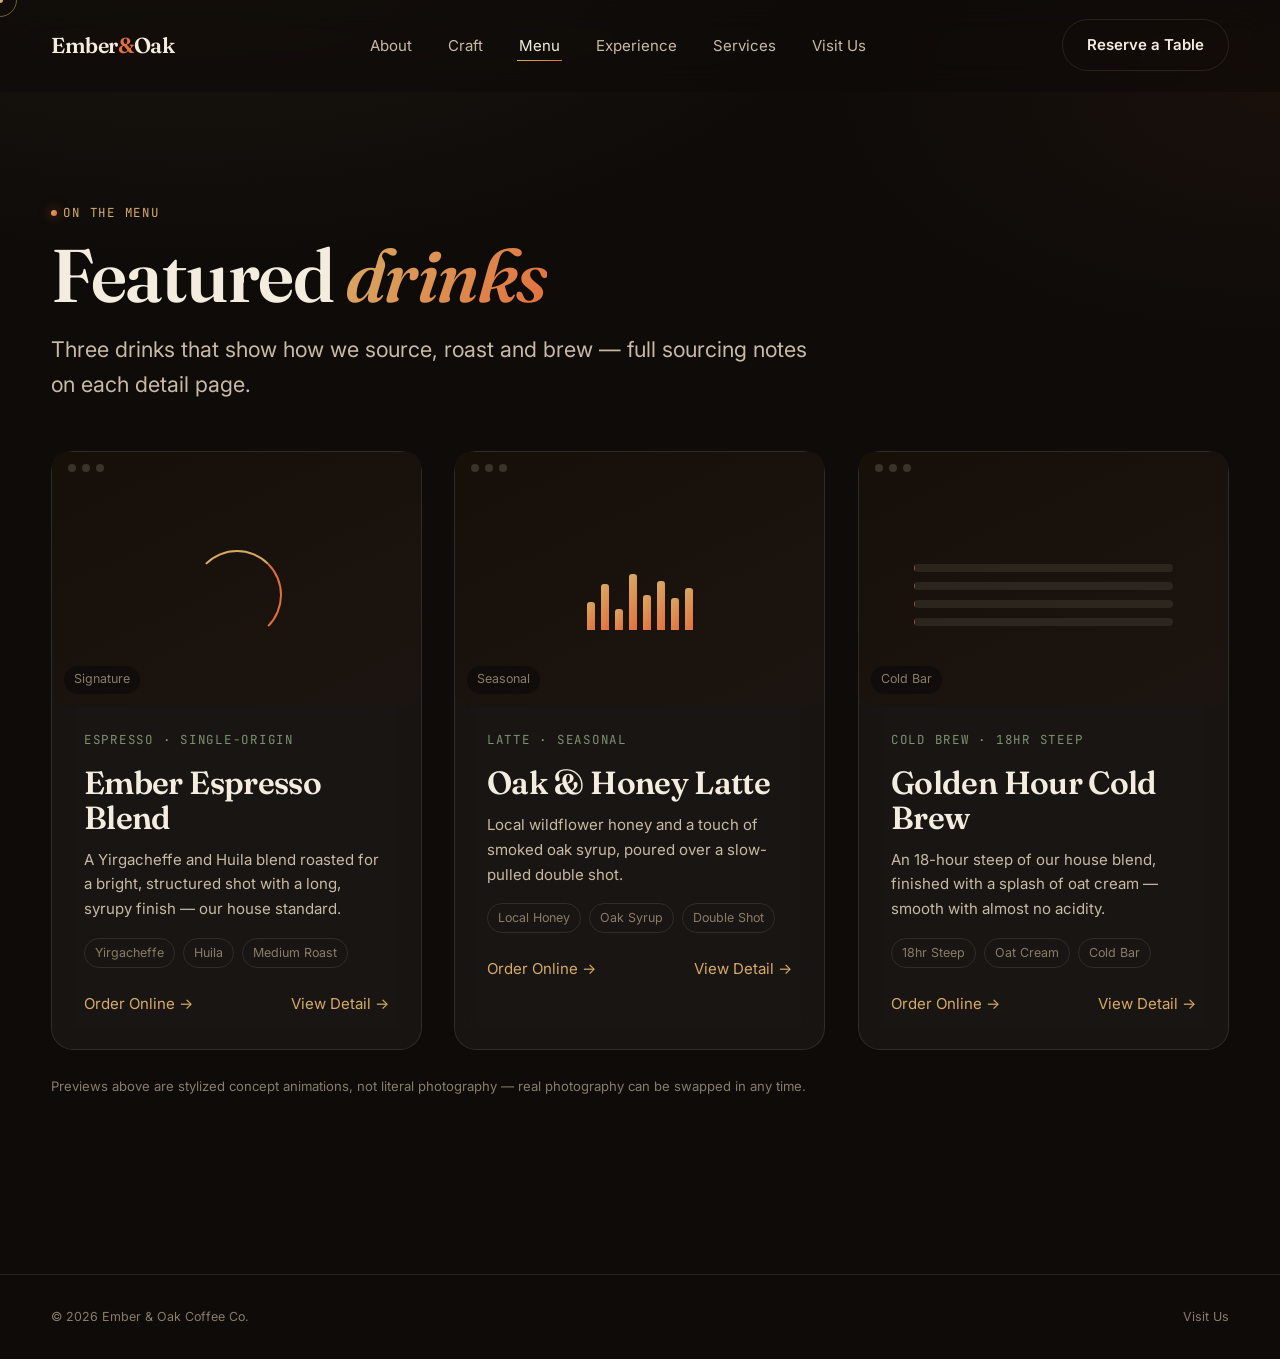
<file: projects.html>
<!DOCTYPE html>
<html lang="en">
<head>
<meta charset="UTF-8" />
<meta name="viewport" content="width=device-width, initial-scale=1.0" />
<title>Menu — Ember & Oak</title>
<meta name="description" content="Ember & Oak's menu: Ember Espresso Blend, Oak & Honey Latte, and Golden Hour Cold Brew — each with sourcing and tasting notes." />
<meta name="theme-color" content="#0e0b09" />

<link rel="preconnect" href="https://fonts.googleapis.com">
<link rel="preconnect" href="https://fonts.gstatic.com" crossorigin>
<link href="https://fonts.googleapis.com/css2?family=Fraunces:ital,wght@0,300;0,500;0,600;1,500&family=Inter:wght@400;500;600;700;800&family=JetBrains+Mono:wght@400;500&display=swap" rel="stylesheet">

<link rel="stylesheet" href="assets/css/tokens.css">
<link rel="stylesheet" href="assets/css/base.css">
<link rel="stylesheet" href="assets/css/layout.css">
<link rel="stylesheet" href="assets/css/components.css">
<link rel="stylesheet" href="assets/css/animations.css">
</head>
<body class="is-loading">
<a href="#main-content" class="skip-link">Skip to content</a>

<div id="preloader" aria-hidden="true">
  <div class="preloader-mark"><span class="brew-ring"></span> Ember & Oak</div>
</div>

<div id="page-transition" aria-hidden="true"></div>
<div class="cursor-dot" id="cursorDot"></div>
<div class="cursor-ring" id="cursorRing"></div>
<div id="scroll-progress"></div>

<header id="siteHeader">
  <div class="container">
    <nav aria-label="Primary">
      <a href="index.html" class="logo">Ember<span>&</span>Oak</a>
      <ul class="nav-links" id="navLinks">
        <li><a href="about.html" data-nav>About</a></li>
        <li><a href="skills.html" data-nav>Craft</a></li>
        <li><a href="projects.html" data-nav>Menu</a></li>
        <li><a href="experience.html" data-nav>Experience</a></li>
        <li><a href="services.html" data-nav>Services</a></li>
        <li><a href="contact.html" data-nav>Visit Us</a></li>
      </ul>
      <div class="nav-cta">
        <a href="contact.html" class="btn btn-ghost" data-hover data-magnetic>Reserve a Table</a>
        <div class="burger" id="burger" aria-label="Open menu" aria-expanded="false"><span></span><span></span><span></span></div>
      </div>
    </nav>
  </div>
</header>

<main id="main-content">

  <!-- ============ MENU ============ -->
  <section id="projects">
    <div class="container">
      <div class="eyebrow reveal">On the Menu</div>
      <h2 class="section-title reveal">Featured <span class="accent">drinks</span></h2>
      <p class="section-sub reveal">Three drinks that show how we source, roast and brew — full sourcing notes on each detail page.</p>

      <div class="projects-grid">

        <div class="project-card glass reveal" data-tilt>
          <div class="project-media mock-espresso">
            <div class="device-frame">
              <div class="device-bar"><span></span><span></span><span></span></div>
              <div class="device-stage"><div class="brew-ring"></div></div>
            </div>
            <div class="preview-tag">Signature</div>
          </div>
          <div class="project-body">
            <div class="project-tag">Espresso · Single-Origin</div>
            <h3>Ember Espresso Blend</h3>
            <p>A Yirgacheffe and Huila blend roasted for a bright, structured shot with a long, syrupy finish — our house standard.</p>
            <div class="project-tech">
              <span>Yirgacheffe</span><span>Huila</span><span>Medium Roast</span>
            </div>
            <div class="project-links">
              <a href="#" data-hover>Order Online →</a>
              <a href="projects/baroeng-pro.html" data-hover data-magnetic>View Detail →</a>
            </div>
          </div>
        </div>

        <div class="project-card glass reveal" data-tilt>
          <div class="project-media mock-latte">
            <div class="device-frame">
              <div class="device-bar"><span></span><span></span><span></span></div>
              <div class="device-stage">
                <div class="ticker">
                  <div class="bar" style="height:40%; animation-delay:0s"></div>
                  <div class="bar" style="height:65%; animation-delay:.2s"></div>
                  <div class="bar" style="height:30%; animation-delay:.4s"></div>
                  <div class="bar" style="height:80%; animation-delay:.1s"></div>
                  <div class="bar" style="height:50%; animation-delay:.3s"></div>
                  <div class="bar" style="height:70%; animation-delay:.5s"></div>
                  <div class="bar" style="height:45%; animation-delay:.15s"></div>
                  <div class="bar" style="height:60%; animation-delay:.35s"></div>
                </div>
              </div>
            </div>
            <div class="preview-tag">Seasonal</div>
          </div>
          <div class="project-body">
            <div class="project-tag">Latte · Seasonal</div>
            <h3>Oak & Honey Latte</h3>
            <p>Local wildflower honey and a touch of smoked oak syrup, poured over a slow-pulled double shot.</p>
            <div class="project-tech">
              <span>Local Honey</span><span>Oak Syrup</span><span>Double Shot</span>
            </div>
            <div class="project-links">
              <a href="#" data-hover>Order Online →</a>
              <a href="projects/somgool.html" data-hover data-magnetic>View Detail →</a>
            </div>
          </div>
        </div>

        <div class="project-card glass reveal" data-tilt>
          <div class="project-media mock-coldbrew">
            <div class="device-frame">
              <div class="device-bar"><span></span><span></span><span></span></div>
              <div class="device-stage">
                <div class="feed">
                  <div class="feed-row"></div>
                  <div class="feed-row"></div>
                  <div class="feed-row"></div>
                  <div class="feed-row"></div>
                </div>
              </div>
            </div>
            <div class="preview-tag">Cold Bar</div>
          </div>
          <div class="project-body">
            <div class="project-tag">Cold Brew · 18hr Steep</div>
            <h3>Golden Hour Cold Brew</h3>
            <p>An 18-hour steep of our house blend, finished with a splash of oat cream — smooth with almost no acidity.</p>
            <div class="project-tech">
              <span>18hr Steep</span><span>Oat Cream</span><span>Cold Bar</span>
            </div>
            <div class="project-links">
              <a href="#" data-hover>Order Online →</a>
              <a href="projects/cold-brew.html" data-hover data-magnetic>View Detail →</a>
            </div>
          </div>
        </div>

      </div>
      <p style="margin-top:26px; color:var(--text-faint); font-size:.82rem;">Previews above are stylized concept animations, not literal photography — real photography can be swapped in any time.</p>
    </div>
  </section>

</main>

<footer>
  <div class="container footer-row">
    <p>© <span id="year"></span> Ember & Oak Coffee Co.</p>
    <p><a href="contact.html" data-hover>Visit Us</a></p>
  </div>
</footer>

<button id="back-to-top" aria-label="Back to top">
  <svg viewBox="0 0 24 24" width="18" height="18" fill="none" stroke="currentColor" stroke-width="2"><path d="M12 19V5M5 12l7-7 7 7"/></svg>
</button>

<div class="copy-toast" id="copyToast">✓ Copied to clipboard</div>

<script type="module" src="assets/js/main.js"></script>
</body>
</html>
</file>
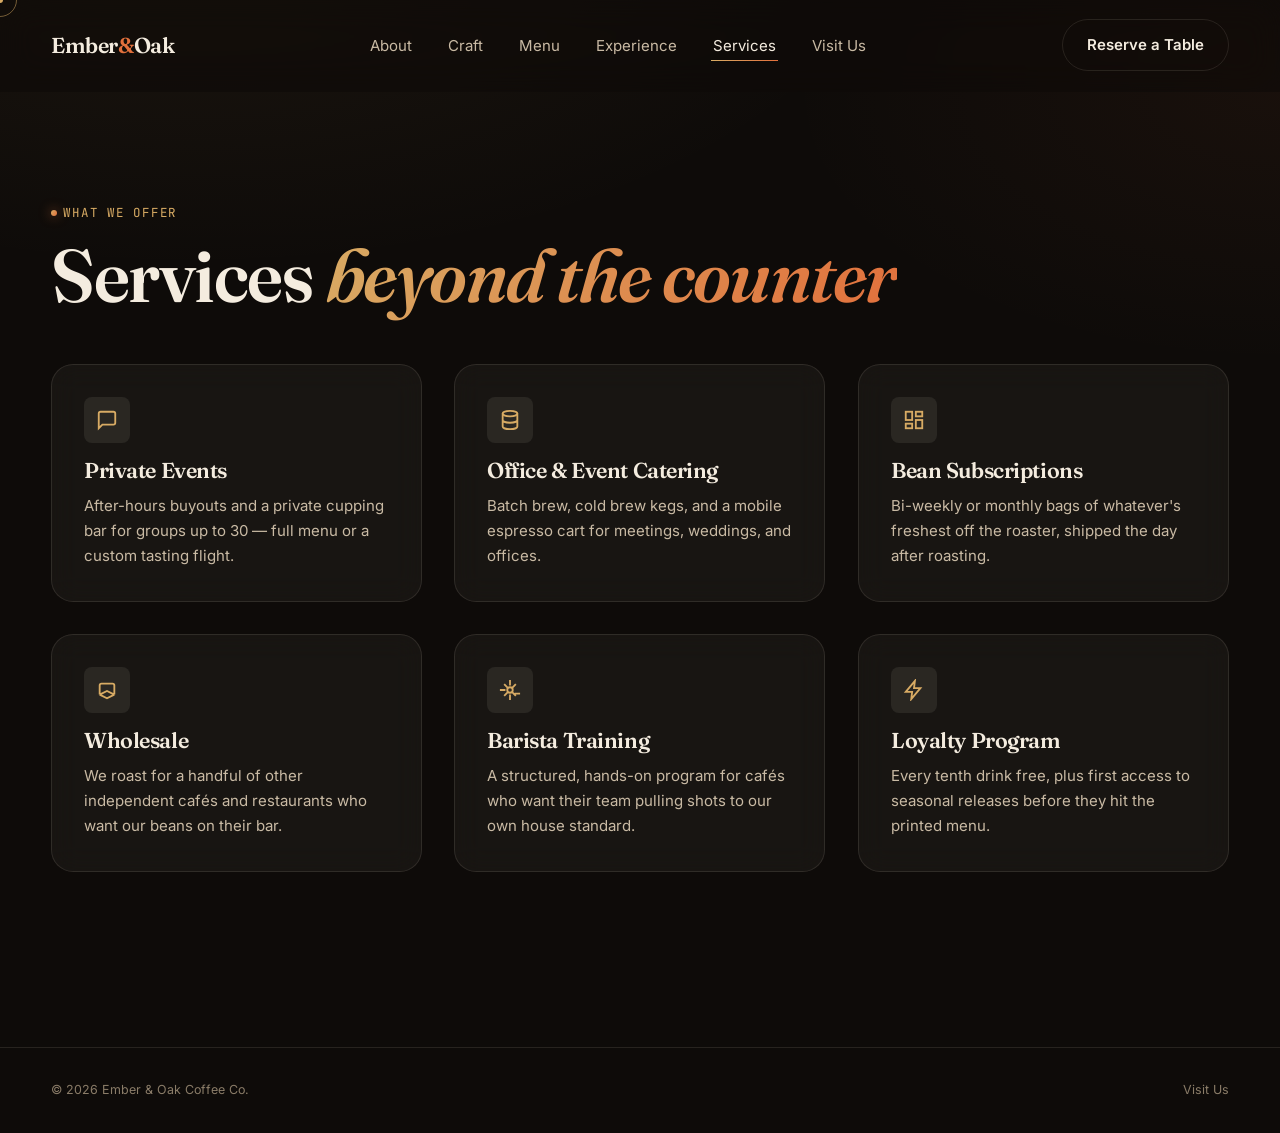
<file: services.html>
<!DOCTYPE html>
<html lang="en">
<head>
<meta charset="UTF-8" />
<meta name="viewport" content="width=device-width, initial-scale=1.0" />
<title>Services — Ember & Oak</title>
<meta name="description" content="Services offered by Ember & Oak: private events, catering, coffee subscriptions, wholesale, barista training and more." />
<meta name="theme-color" content="#0e0b09" />

<link rel="preconnect" href="https://fonts.googleapis.com">
<link rel="preconnect" href="https://fonts.gstatic.com" crossorigin>
<link href="https://fonts.googleapis.com/css2?family=Fraunces:ital,wght@0,300;0,500;0,600;1,500&family=Inter:wght@400;500;600;700;800&family=JetBrains+Mono:wght@400;500&display=swap" rel="stylesheet">

<link rel="stylesheet" href="assets/css/tokens.css">
<link rel="stylesheet" href="assets/css/base.css">
<link rel="stylesheet" href="assets/css/layout.css">
<link rel="stylesheet" href="assets/css/components.css">
<link rel="stylesheet" href="assets/css/animations.css">
</head>
<body class="is-loading">
<a href="#main-content" class="skip-link">Skip to content</a>

<div id="preloader" aria-hidden="true">
  <div class="preloader-mark"><span class="brew-ring"></span> Ember & Oak</div>
</div>

<div id="page-transition" aria-hidden="true"></div>
<div class="cursor-dot" id="cursorDot"></div>
<div class="cursor-ring" id="cursorRing"></div>
<div id="scroll-progress"></div>

<header id="siteHeader">
  <div class="container">
    <nav aria-label="Primary">
      <a href="index.html" class="logo">Ember<span>&</span>Oak</a>
      <ul class="nav-links" id="navLinks">
        <li><a href="about.html" data-nav>About</a></li>
        <li><a href="skills.html" data-nav>Craft</a></li>
        <li><a href="projects.html" data-nav>Menu</a></li>
        <li><a href="experience.html" data-nav>Experience</a></li>
        <li><a href="services.html" data-nav>Services</a></li>
        <li><a href="contact.html" data-nav>Visit Us</a></li>
      </ul>
      <div class="nav-cta">
        <a href="contact.html" class="btn btn-ghost" data-hover data-magnetic>Reserve a Table</a>
        <div class="burger" id="burger" aria-label="Open menu" aria-expanded="false"><span></span><span></span><span></span></div>
      </div>
    </nav>
  </div>
</header>

<main id="main-content">

  <!-- ============ SERVICES ============ -->
  <section id="services">
    <div class="container">
      <div class="eyebrow reveal">What we offer</div>
      <h2 class="section-title reveal">Services <span class="accent">beyond the counter</span></h2>

      <div class="services-grid">
        <div class="service-card glass reveal" data-tilt>
          <div class="service-icon"><svg viewBox="0 0 24 24" fill="none" stroke="currentColor" stroke-width="2"><path d="M21 15a2 2 0 01-2 2H7l-4 4V5a2 2 0 012-2h14a2 2 0 012 2z"/></svg></div>
          <h4>Private Events</h4>
          <p>After-hours buyouts and a private cupping bar for groups up to 30 — full menu or a custom tasting flight.</p>
        </div>
        <div class="service-card glass reveal" data-tilt>
          <div class="service-icon"><svg viewBox="0 0 24 24" fill="none" stroke="currentColor" stroke-width="2"><ellipse cx="12" cy="5" rx="8" ry="3"/><path d="M4 5v14c0 1.66 3.58 3 8 3s8-1.34 8-3V5M4 12c0 1.66 3.58 3 8 3s8-1.34 8-3"/></svg></div>
          <h4>Office & Event Catering</h4>
          <p>Batch brew, cold brew kegs, and a mobile espresso cart for meetings, weddings, and offices.</p>
        </div>
        <div class="service-card glass reveal" data-tilt>
          <div class="service-icon"><svg viewBox="0 0 24 24" fill="none" stroke="currentColor" stroke-width="2"><rect x="3" y="3" width="7" height="9"/><rect x="14" y="3" width="7" height="5"/><rect x="14" y="12" width="7" height="9"/><rect x="3" y="16" width="7" height="5"/></svg></div>
          <h4>Bean Subscriptions</h4>
          <p>Bi-weekly or monthly bags of whatever's freshest off the roaster, shipped the day after roasting.</p>
        </div>
        <div class="service-card glass reveal" data-tilt>
          <div class="service-icon"><svg viewBox="0 0 24 24" fill="none" stroke="currentColor" stroke-width="2"><path d="M4 17V7a2 2 0 012-2h12a2 2 0 012 2v10M4 17l8 4 8-4M4 17l8-4 8 4"/></svg></div>
          <h4>Wholesale</h4>
          <p>We roast for a handful of other independent cafés and restaurants who want our beans on their bar.</p>
        </div>
        <div class="service-card glass reveal" data-tilt>
          <div class="service-icon"><svg viewBox="0 0 24 24" fill="none" stroke="currentColor" stroke-width="2"><circle cx="12" cy="12" r="3"/><path d="M12 1v6m0 10v6m11-7h-6M7 12H1m17.36-6.36l-4.24 4.24M9.88 14.12l-4.24 4.24m0-12.72l4.24 4.24m4.24 4.24l4.24 4.24"/></svg></div>
          <h4>Barista Training</h4>
          <p>A structured, hands-on program for cafés who want their team pulling shots to our own house standard.</p>
        </div>
        <div class="service-card glass reveal" data-tilt>
          <div class="service-icon"><svg viewBox="0 0 24 24" fill="none" stroke="currentColor" stroke-width="2"><path d="M13 2L3 14h7l-1 8 10-12h-7l1-8z"/></svg></div>
          <h4>Loyalty Program</h4>
          <p>Every tenth drink free, plus first access to seasonal releases before they hit the printed menu.</p>
        </div>
      </div>
    </div>
  </section>

</main>

<footer>
  <div class="container footer-row">
    <p>© <span id="year"></span> Ember & Oak Coffee Co.</p>
    <p><a href="contact.html" data-hover>Visit Us</a></p>
  </div>
</footer>

<button id="back-to-top" aria-label="Back to top">
  <svg viewBox="0 0 24 24" width="18" height="18" fill="none" stroke="currentColor" stroke-width="2"><path d="M12 19V5M5 12l7-7 7 7"/></svg>
</button>

<div class="copy-toast" id="copyToast">✓ Copied to clipboard</div>

<script type="module" src="assets/js/main.js"></script>
</body>
</html>
</file>
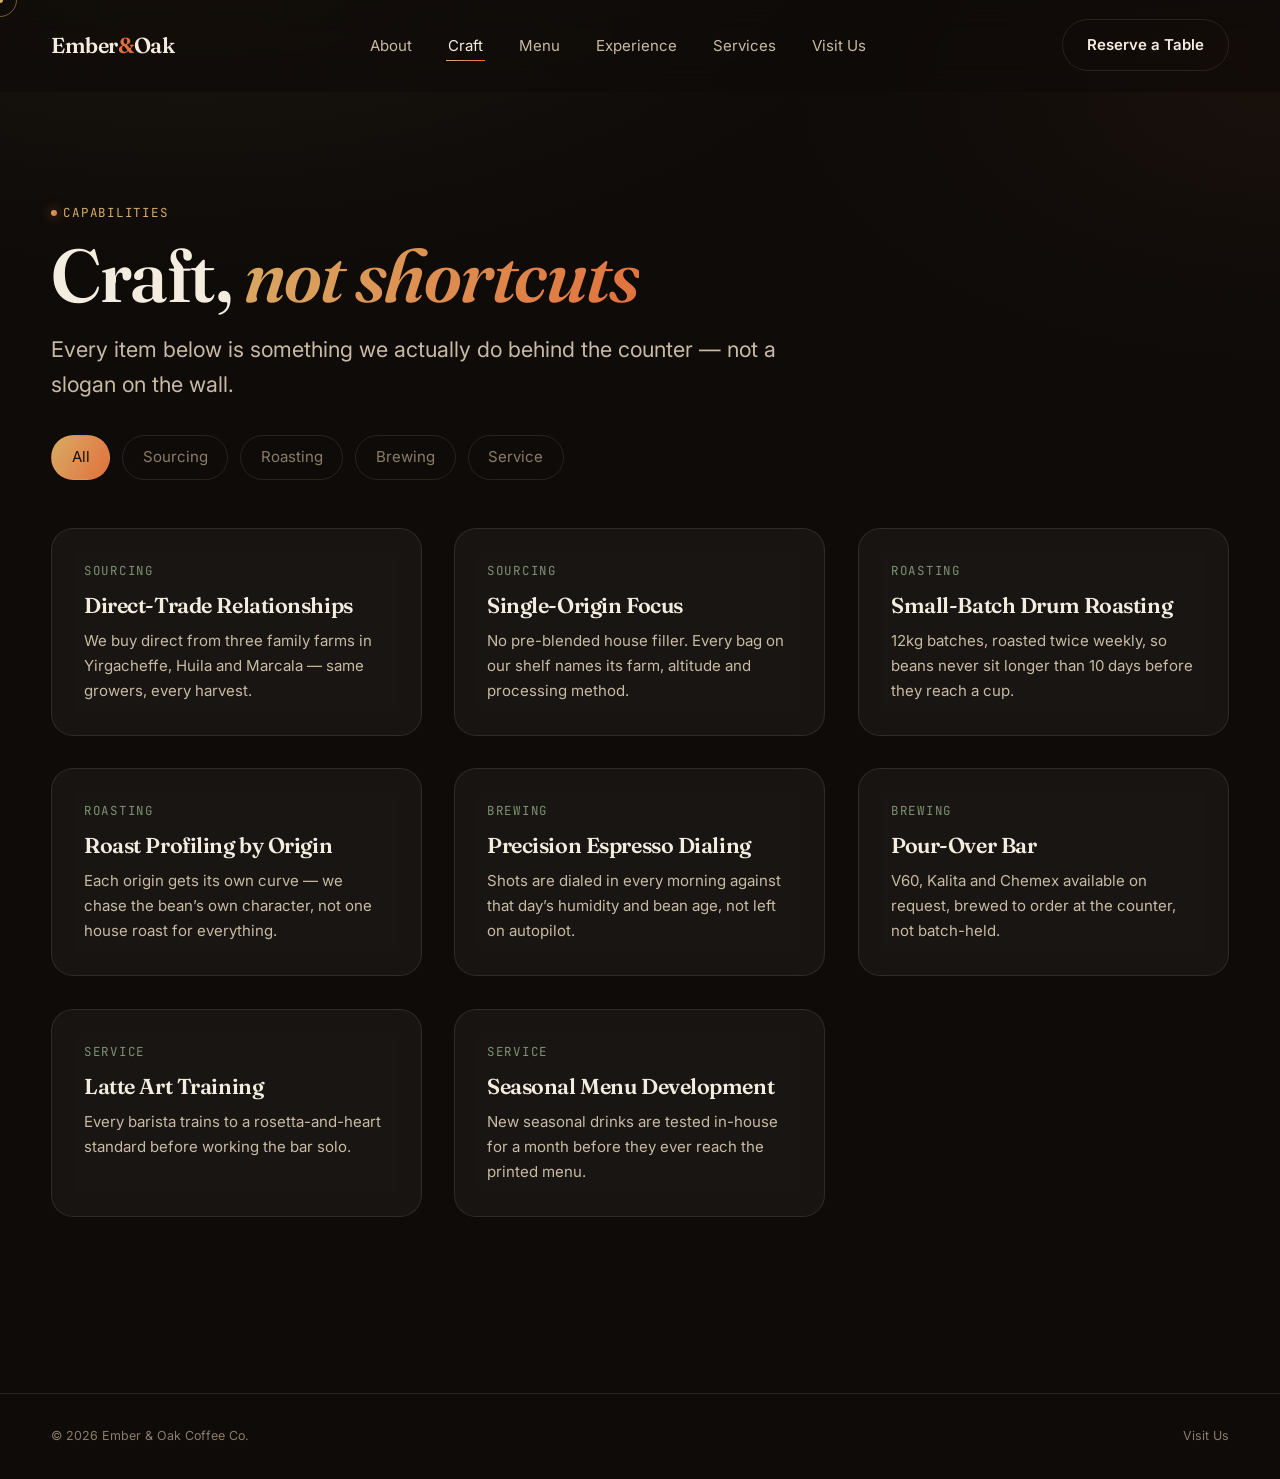
<file: skills.html>
<!DOCTYPE html>
<html lang="en">
<head>
<meta charset="UTF-8" />
<meta name="viewport" content="width=device-width, initial-scale=1.0" />
<title>Craft — Ember & Oak</title>
<meta name="description" content="How Ember & Oak sources, roasts, brews and serves — the craft behind every cup." />
<meta name="theme-color" content="#0e0b09" />

<link rel="preconnect" href="https://fonts.googleapis.com">
<link rel="preconnect" href="https://fonts.gstatic.com" crossorigin>
<link href="https://fonts.googleapis.com/css2?family=Fraunces:ital,wght@0,300;0,500;0,600;1,500&family=Inter:wght@400;500;600;700;800&family=JetBrains+Mono:wght@400;500&display=swap" rel="stylesheet">

<link rel="stylesheet" href="assets/css/tokens.css">
<link rel="stylesheet" href="assets/css/base.css">
<link rel="stylesheet" href="assets/css/layout.css">
<link rel="stylesheet" href="assets/css/components.css">
<link rel="stylesheet" href="assets/css/animations.css">
</head>
<body class="is-loading">
<a href="#main-content" class="skip-link">Skip to content</a>

<div id="preloader" aria-hidden="true">
  <div class="preloader-mark"><span class="brew-ring"></span> Ember & Oak</div>
</div>

<div id="page-transition" aria-hidden="true"></div>
<div class="cursor-dot" id="cursorDot"></div>
<div class="cursor-ring" id="cursorRing"></div>
<div id="scroll-progress"></div>

<header id="siteHeader">
  <div class="container">
    <nav aria-label="Primary">
      <a href="index.html" class="logo">Ember<span>&</span>Oak</a>
      <ul class="nav-links" id="navLinks">
        <li><a href="about.html" data-nav>About</a></li>
        <li><a href="skills.html" data-nav>Craft</a></li>
        <li><a href="projects.html" data-nav>Menu</a></li>
        <li><a href="experience.html" data-nav>Experience</a></li>
        <li><a href="services.html" data-nav>Services</a></li>
        <li><a href="contact.html" data-nav>Visit Us</a></li>
      </ul>
      <div class="nav-cta">
        <a href="contact.html" class="btn btn-ghost" data-hover data-magnetic>Reserve a Table</a>
        <div class="burger" id="burger" aria-label="Open menu" aria-expanded="false"><span></span><span></span><span></span></div>
      </div>
    </nav>
  </div>
</header>

<main id="main-content">

  <!-- ============ CRAFT ============ -->
  <section id="skills">
    <div class="container">
      <div class="eyebrow reveal">Capabilities</div>
      <h2 class="section-title reveal">Craft, <span class="accent">not shortcuts</span></h2>
      <p class="section-sub reveal">Every item below is something we actually do behind the counter — not a slogan on the wall.</p>

      <div class="skills-tabs reveal">
        <button class="skill-tab active" data-filter="all">All</button>
        <button class="skill-tab" data-filter="sourcing">Sourcing</button>
        <button class="skill-tab" data-filter="roasting">Roasting</button>
        <button class="skill-tab" data-filter="brewing">Brewing</button>
        <button class="skill-tab" data-filter="service">Service</button>
      </div>

      <div class="skills-grid" id="skillsGrid"></div>
    </div>
  </section>

</main>

<footer>
  <div class="container footer-row">
    <p>© <span id="year"></span> Ember & Oak Coffee Co.</p>
    <p><a href="contact.html" data-hover>Visit Us</a></p>
  </div>
</footer>

<button id="back-to-top" aria-label="Back to top">
  <svg viewBox="0 0 24 24" width="18" height="18" fill="none" stroke="currentColor" stroke-width="2"><path d="M12 19V5M5 12l7-7 7 7"/></svg>
</button>

<div class="copy-toast" id="copyToast">✓ Copied to clipboard</div>

<script type="module" src="assets/js/main.js"></script>
</body>
</html>
</file>
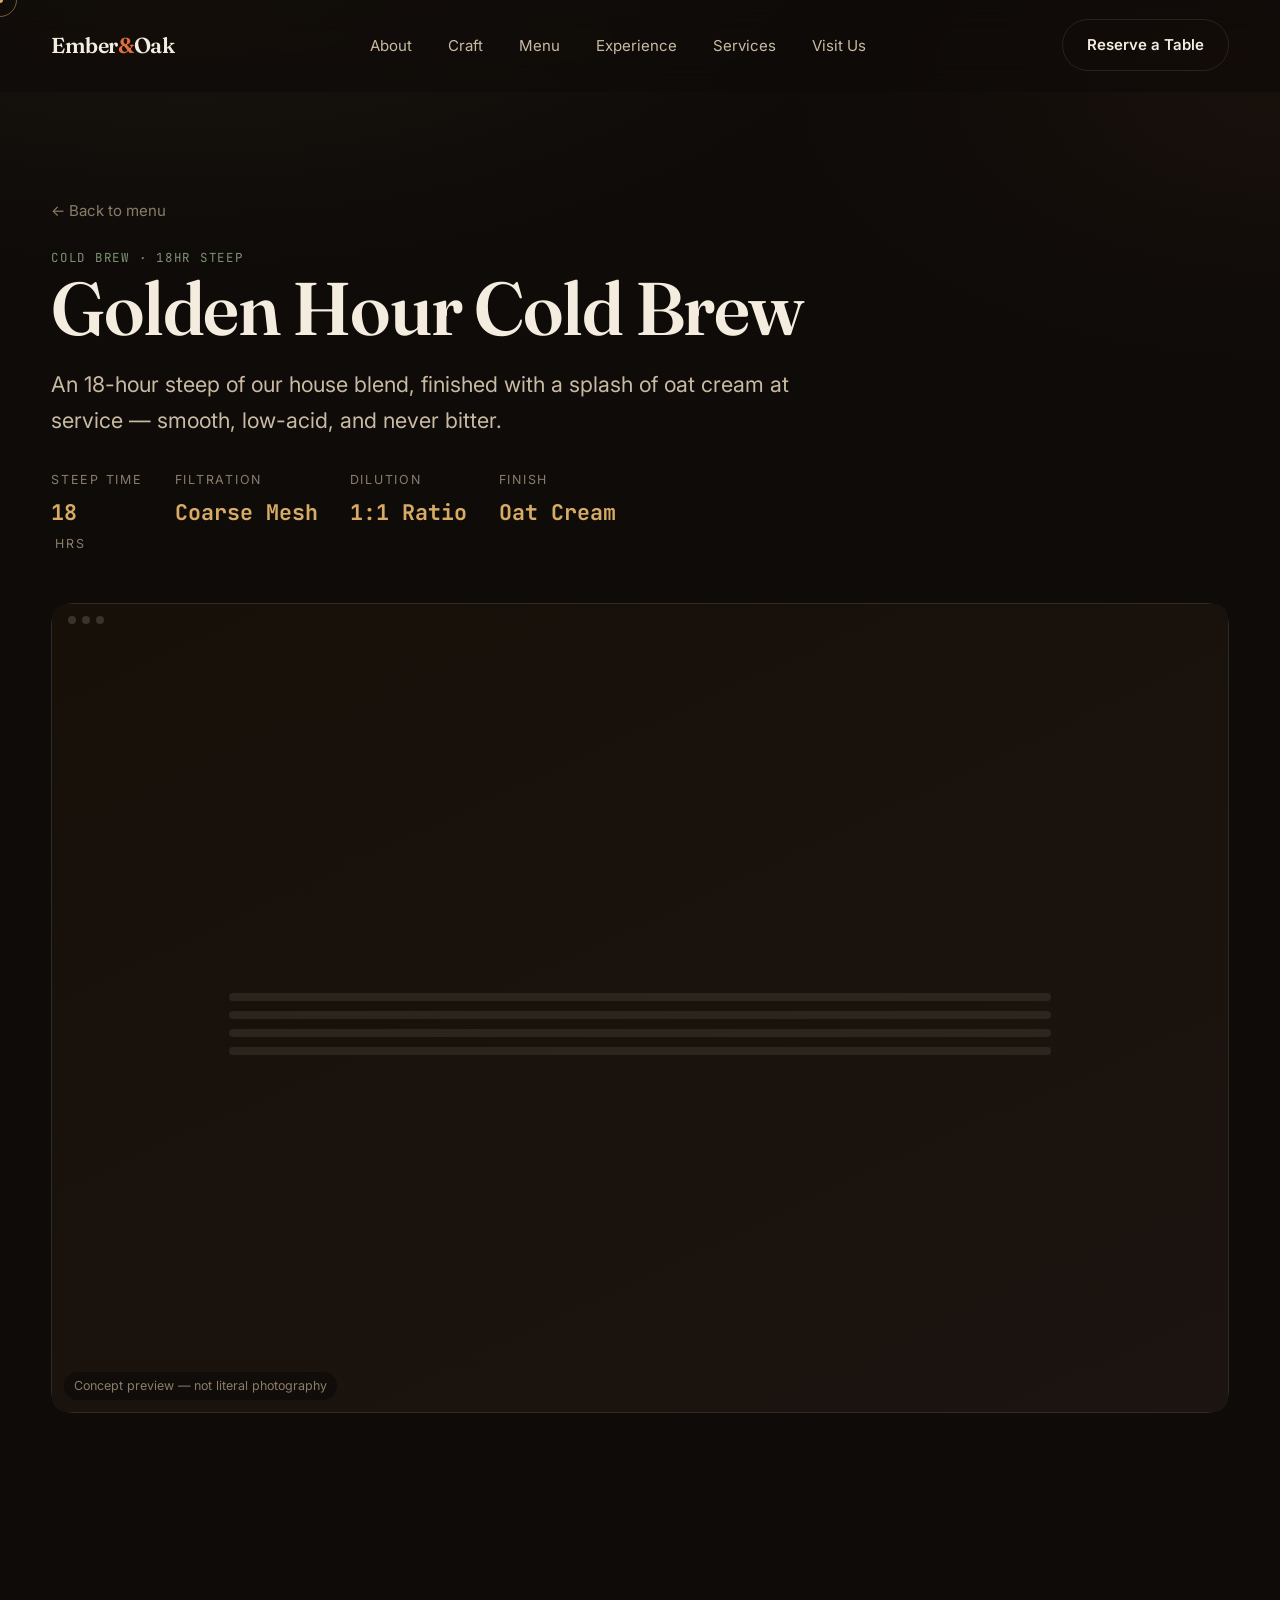
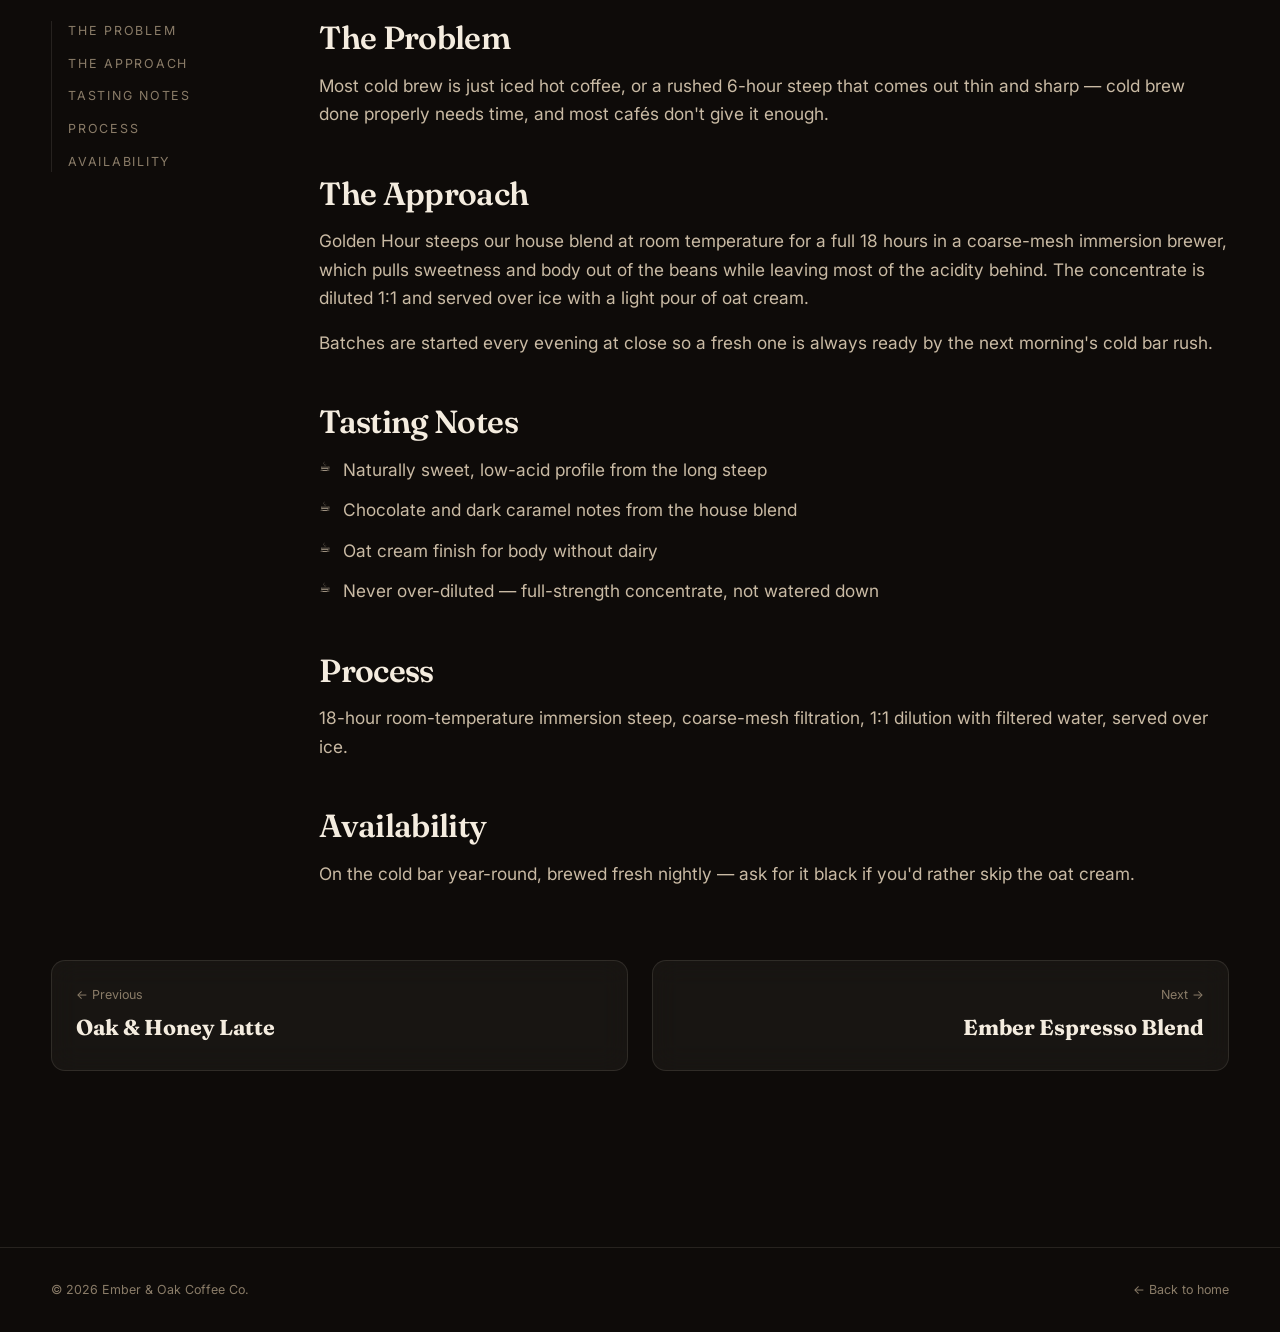
<file: projects/cold-brew.html>
<!DOCTYPE html>
<html lang="en">
<head>
<meta charset="UTF-8" />
<meta name="viewport" content="width=device-width, initial-scale=1.0" />
<title>Golden Hour Cold Brew — Ember & Oak</title>
<meta name="description" content="Golden Hour Cold Brew: an 18-hour steep of our house blend, finished with oat cream — smooth with almost no acidity." />
<meta name="theme-color" content="#0e0b09" />

<link rel="preconnect" href="https://fonts.googleapis.com">
<link rel="preconnect" href="https://fonts.gstatic.com" crossorigin>
<link href="https://fonts.googleapis.com/css2?family=Fraunces:ital,wght@0,300;0,500;0,600;1,500&family=Inter:wght@400;500;600;700;800&family=JetBrains+Mono:wght@400;500&display=swap" rel="stylesheet">

<link rel="stylesheet" href="../assets/css/tokens.css">
<link rel="stylesheet" href="../assets/css/base.css">
<link rel="stylesheet" href="../assets/css/layout.css">
<link rel="stylesheet" href="../assets/css/components.css">
<link rel="stylesheet" href="../assets/css/animations.css">
</head>
<body class="is-loading">
<a href="#main-content" class="skip-link">Skip to content</a>

<div id="preloader" aria-hidden="true">
  <div class="preloader-mark"><span class="brew-ring"></span> Ember & Oak</div>
</div>

<div id="page-transition" aria-hidden="true"></div>
<div class="cursor-dot" id="cursorDot"></div>
<div class="cursor-ring" id="cursorRing"></div>
<div id="scroll-progress"></div>

<header id="siteHeader">
  <div class="container">
    <nav aria-label="Primary">
      <a href="../index.html" class="logo">Ember<span>&</span>Oak</a>
      <ul class="nav-links" id="navLinks">
        <li><a href="../about.html" data-nav>About</a></li>
        <li><a href="../skills.html" data-nav>Craft</a></li>
        <li><a href="../projects.html" data-nav>Menu</a></li>
        <li><a href="../experience.html" data-nav>Experience</a></li>
        <li><a href="../services.html" data-nav>Services</a></li>
        <li><a href="../contact.html" data-nav>Visit Us</a></li>
      </ul>
      <div class="nav-cta">
        <a href="../contact.html" class="btn btn-ghost" data-hover data-magnetic>Reserve a Table</a>
        <div class="burger" id="burger" aria-label="Open menu" aria-expanded="false"><span></span><span></span><span></span></div>
      </div>
    </nav>
  </div>
</header>

<main id="main-content">
  <section class="case-hero">
    <div class="container">
      <a href="../projects.html" class="case-back reveal">← Back to menu</a>
      <div class="kicker reveal">Cold Brew · 18hr Steep</div>
      <h1 class="section-title reveal">Golden Hour Cold Brew</h1>
      <p class="text-lede reveal" style="margin-top:18px;">An 18-hour steep of our house blend, finished with a splash of oat cream at service — smooth, low-acid, and never bitter.</p>

      <div class="case-meta-row reveal">
        <div class="case-meta-item"><span>Steep Time</span><b class="num-mono" data-count="18">0</b><span style="margin-left:4px;">hrs</span></div>
        <div class="case-meta-item"><span>Filtration</span><b>Coarse Mesh</b></div>
        <div class="case-meta-item"><span>Dilution</span><b>1:1 Ratio</b></div>
        <div class="case-meta-item"><span>Finish</span><b>Oat Cream</b></div>
      </div>

      <div class="case-hero-media glass reveal mock-coldbrew">
        <div class="device-frame">
          <div class="device-bar"><span></span><span></span><span></span></div>
          <div class="device-stage">
            <div class="feed">
              <div class="feed-row"></div>
              <div class="feed-row"></div>
              <div class="feed-row"></div>
              <div class="feed-row"></div>
            </div>
          </div>
        </div>
        <div class="preview-tag">Concept preview — not literal photography</div>
      </div>
    </div>
  </section>

  <section class="case-body">
    <div class="container case-layout">
      <nav class="case-toc reveal" aria-label="On this page">
        <a href="#problem">The Problem</a>
        <a href="#approach">The Approach</a>
        <a href="#features">Tasting Notes</a>
        <a href="#stack">Process</a>
        <a href="#status">Availability</a>
      </nav>

      <div class="case-content reveal">
        <h3 id="problem">The Problem</h3>
        <p>Most cold brew is just iced hot coffee, or a rushed 6-hour steep that comes out thin and sharp — cold brew done properly needs time, and most cafés don't give it enough.</p>

        <h3 id="approach">The Approach</h3>
        <p>Golden Hour steeps our house blend at room temperature for a full 18 hours in a coarse-mesh immersion brewer, which pulls sweetness and body out of the beans while leaving most of the acidity behind. The concentrate is diluted 1:1 and served over ice with a light pour of oat cream.</p>
        <p>Batches are started every evening at close so a fresh one is always ready by the next morning's cold bar rush.</p>

        <h3 id="features">Tasting Notes</h3>
        <ul>
          <li>Naturally sweet, low-acid profile from the long steep</li>
          <li>Chocolate and dark caramel notes from the house blend</li>
          <li>Oat cream finish for body without dairy</li>
          <li>Never over-diluted — full-strength concentrate, not watered down</li>
        </ul>

        <h3 id="stack">Process</h3>
        <p>18-hour room-temperature immersion steep, coarse-mesh filtration, 1:1 dilution with filtered water, served over ice.</p>

        <h3 id="status">Availability</h3>
        <p>On the cold bar year-round, brewed fresh nightly — ask for it black if you'd rather skip the oat cream.</p>
      </div>
    </div>

    <div class="container">
      <div class="case-nav">
        <a href="somgool.html" class="glass" data-hover><span>← Previous</span><b>Oak & Honey Latte</b></a>
        <a href="baroeng-pro.html" class="glass" data-hover><span>Next →</span><b>Ember Espresso Blend</b></a>
      </div>
    </div>
  </section>
</main>

<footer>
  <div class="container footer-row">
    <p>© <span id="year"></span> Ember & Oak Coffee Co.</p>
    <p><a href="../index.html" data-hover>← Back to home</a></p>
  </div>
</footer>

<button id="back-to-top" aria-label="Back to top">
  <svg viewBox="0 0 24 24" width="18" height="18" fill="none" stroke="currentColor" stroke-width="2"><path d="M12 19V5M5 12l7-7 7 7"/></svg>
</button>
<div class="copy-toast" id="copyToast">✓ Copied to clipboard</div>

<script type="module" src="../assets/js/main.js"></script>
</body>
</html>
</file>
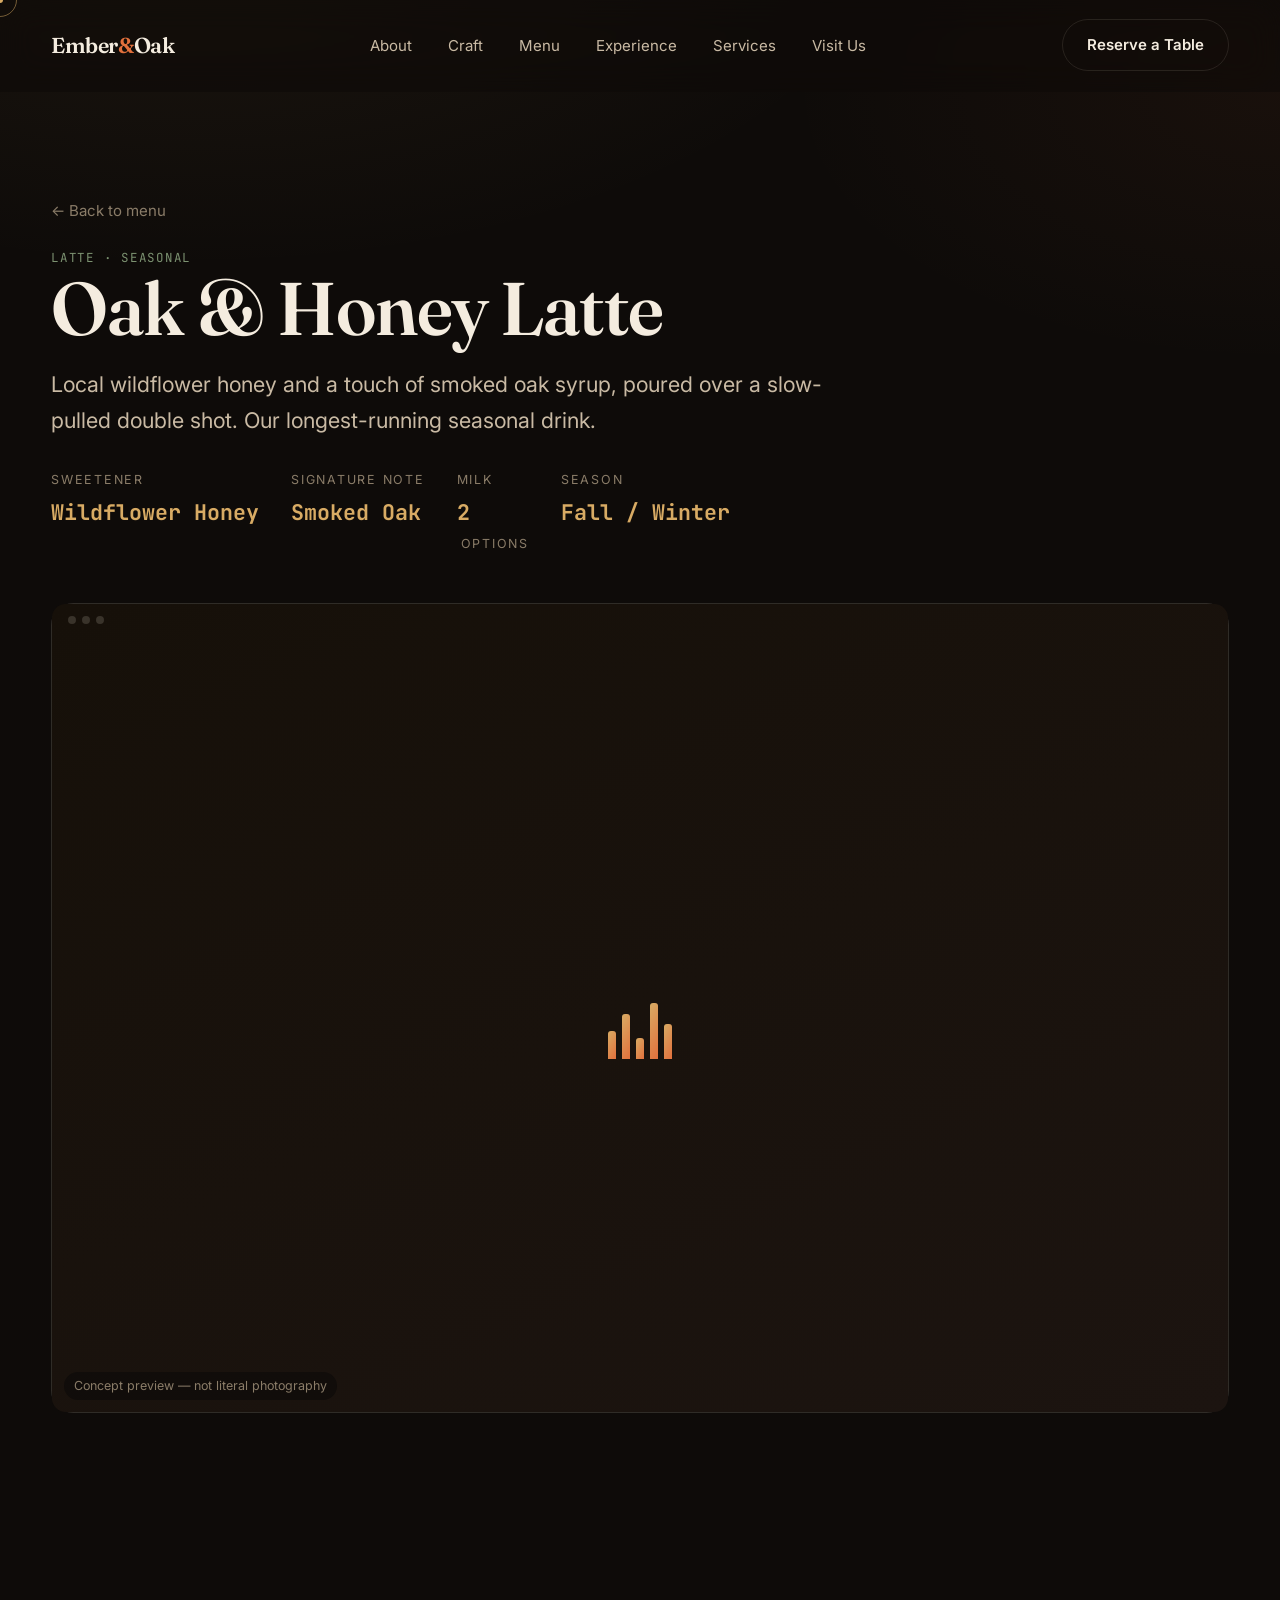
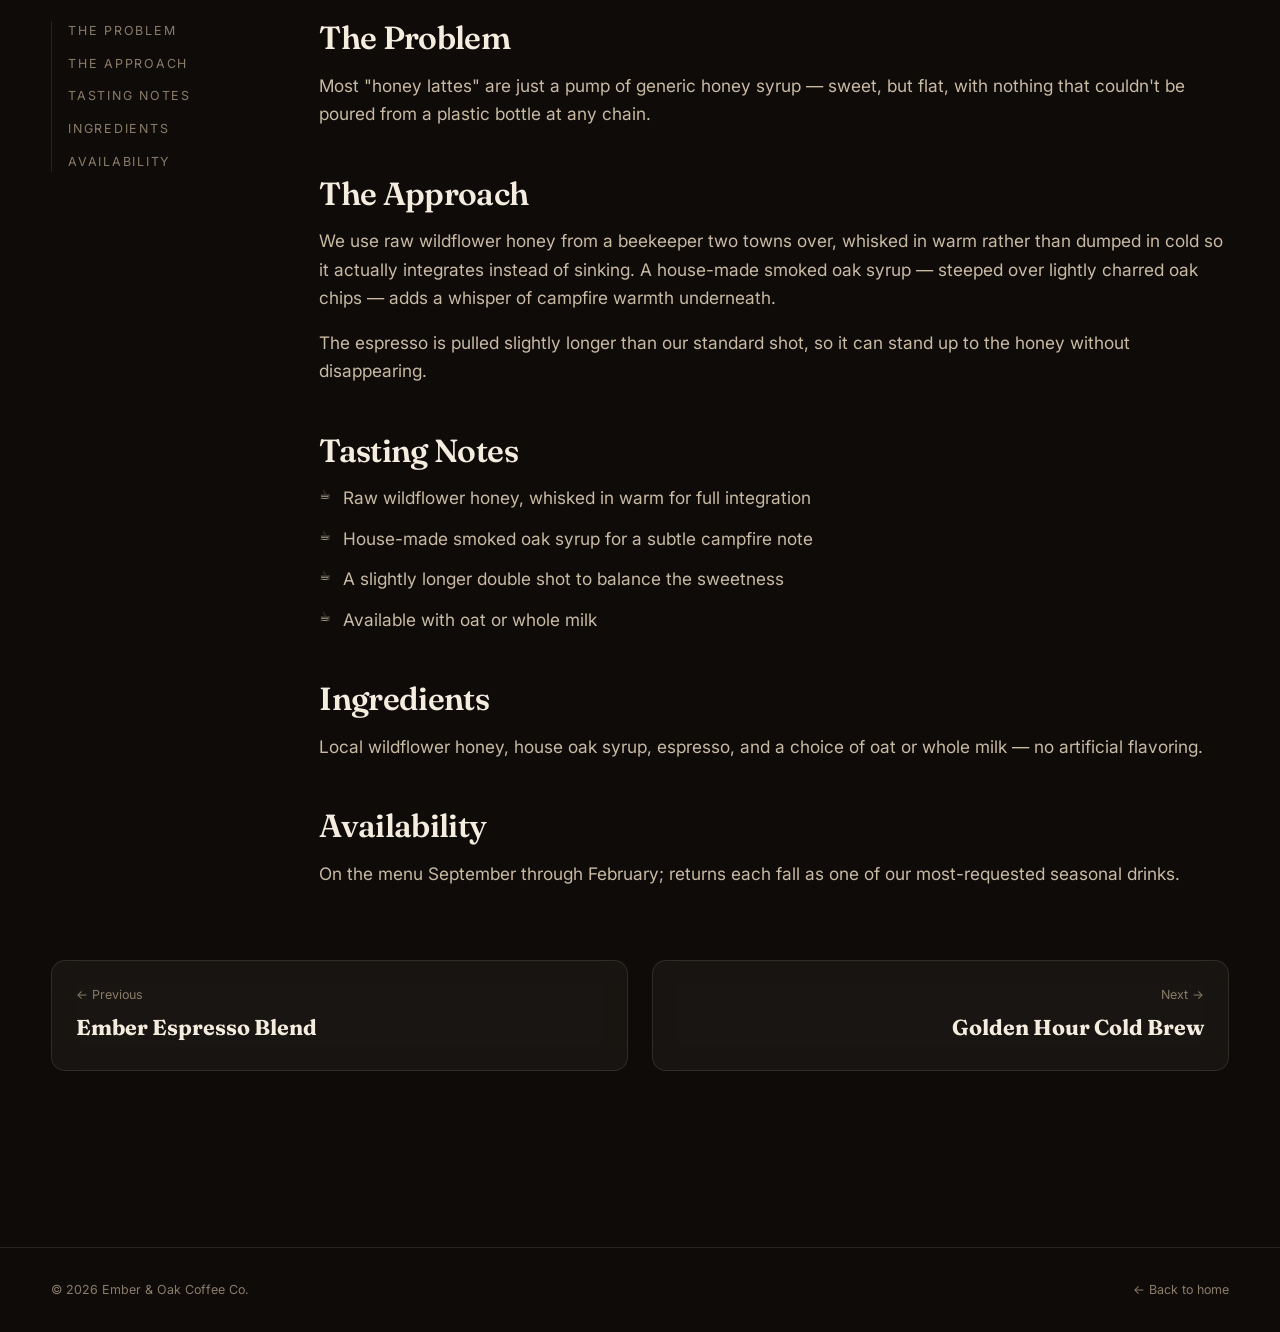
<file: projects/somgool.html>
<!DOCTYPE html>
<html lang="en">
<head>
<meta charset="UTF-8" />
<meta name="viewport" content="width=device-width, initial-scale=1.0" />
<title>Oak & Honey Latte — Ember & Oak</title>
<meta name="description" content="Oak & Honey Latte: local wildflower honey and smoked oak syrup over a slow-pulled double shot — our rotating seasonal drink." />
<meta name="theme-color" content="#0e0b09" />

<link rel="preconnect" href="https://fonts.googleapis.com">
<link rel="preconnect" href="https://fonts.gstatic.com" crossorigin>
<link href="https://fonts.googleapis.com/css2?family=Fraunces:ital,wght@0,300;0,500;0,600;1,500&family=Inter:wght@400;500;600;700;800&family=JetBrains+Mono:wght@400;500&display=swap" rel="stylesheet">

<link rel="stylesheet" href="../assets/css/tokens.css">
<link rel="stylesheet" href="../assets/css/base.css">
<link rel="stylesheet" href="../assets/css/layout.css">
<link rel="stylesheet" href="../assets/css/components.css">
<link rel="stylesheet" href="../assets/css/animations.css">
</head>
<body class="is-loading">
<a href="#main-content" class="skip-link">Skip to content</a>

<div id="preloader" aria-hidden="true">
  <div class="preloader-mark"><span class="brew-ring"></span> Ember & Oak</div>
</div>

<div id="page-transition" aria-hidden="true"></div>
<div class="cursor-dot" id="cursorDot"></div>
<div class="cursor-ring" id="cursorRing"></div>
<div id="scroll-progress"></div>

<header id="siteHeader">
  <div class="container">
    <nav aria-label="Primary">
      <a href="../index.html" class="logo">Ember<span>&</span>Oak</a>
      <ul class="nav-links" id="navLinks">
        <li><a href="../about.html" data-nav>About</a></li>
        <li><a href="../skills.html" data-nav>Craft</a></li>
        <li><a href="../projects.html" data-nav>Menu</a></li>
        <li><a href="../experience.html" data-nav>Experience</a></li>
        <li><a href="../services.html" data-nav>Services</a></li>
        <li><a href="../contact.html" data-nav>Visit Us</a></li>
      </ul>
      <div class="nav-cta">
        <a href="../contact.html" class="btn btn-ghost" data-hover data-magnetic>Reserve a Table</a>
        <div class="burger" id="burger" aria-label="Open menu" aria-expanded="false"><span></span><span></span><span></span></div>
      </div>
    </nav>
  </div>
</header>

<main id="main-content">
  <section class="case-hero">
    <div class="container">
      <a href="../projects.html" class="case-back reveal">← Back to menu</a>
      <div class="kicker reveal">Latte · Seasonal</div>
      <h1 class="section-title reveal">Oak & Honey Latte</h1>
      <p class="text-lede reveal" style="margin-top:18px;">Local wildflower honey and a touch of smoked oak syrup, poured over a slow-pulled double shot. Our longest-running seasonal drink.</p>

      <div class="case-meta-row reveal">
        <div class="case-meta-item"><span>Sweetener</span><b>Wildflower Honey</b></div>
        <div class="case-meta-item"><span>Signature Note</span><b>Smoked Oak</b></div>
        <div class="case-meta-item"><span>Milk</span><b class="num-mono" data-count="2">0</b><span style="margin-left:4px;">options</span></div>
        <div class="case-meta-item"><span>Season</span><b>Fall / Winter</b></div>
      </div>

      <div class="case-hero-media glass reveal mock-latte">
        <div class="device-frame">
          <div class="device-bar"><span></span><span></span><span></span></div>
          <div class="device-stage">
            <div class="ticker">
              <div class="bar" style="height:40%; animation-delay:0s"></div>
              <div class="bar" style="height:65%; animation-delay:.2s"></div>
              <div class="bar" style="height:30%; animation-delay:.4s"></div>
              <div class="bar" style="height:80%; animation-delay:.1s"></div>
              <div class="bar" style="height:50%; animation-delay:.3s"></div>
            </div>
          </div>
        </div>
        <div class="preview-tag">Concept preview — not literal photography</div>
      </div>
    </div>
  </section>

  <section class="case-body">
    <div class="container case-layout">
      <nav class="case-toc reveal" aria-label="On this page">
        <a href="#problem">The Problem</a>
        <a href="#approach">The Approach</a>
        <a href="#features">Tasting Notes</a>
        <a href="#stack">Ingredients</a>
        <a href="#status">Availability</a>
      </nav>

      <div class="case-content reveal">
        <h3 id="problem">The Problem</h3>
        <p>Most "honey lattes" are just a pump of generic honey syrup — sweet, but flat, with nothing that couldn't be poured from a plastic bottle at any chain.</p>

        <h3 id="approach">The Approach</h3>
        <p>We use raw wildflower honey from a beekeeper two towns over, whisked in warm rather than dumped in cold so it actually integrates instead of sinking. A house-made smoked oak syrup — steeped over lightly charred oak chips — adds a whisper of campfire warmth underneath.</p>
        <p>The espresso is pulled slightly longer than our standard shot, so it can stand up to the honey without disappearing.</p>

        <h3 id="features">Tasting Notes</h3>
        <ul>
          <li>Raw wildflower honey, whisked in warm for full integration</li>
          <li>House-made smoked oak syrup for a subtle campfire note</li>
          <li>A slightly longer double shot to balance the sweetness</li>
          <li>Available with oat or whole milk</li>
        </ul>

        <h3 id="stack">Ingredients</h3>
        <p>Local wildflower honey, house oak syrup, espresso, and a choice of oat or whole milk — no artificial flavoring.</p>

        <h3 id="status">Availability</h3>
        <p>On the menu September through February; returns each fall as one of our most-requested seasonal drinks.</p>
      </div>
    </div>

    <div class="container">
      <div class="case-nav">
        <a href="baroeng-pro.html" class="glass" data-hover><span>← Previous</span><b>Ember Espresso Blend</b></a>
        <a href="cold-brew.html" class="glass" data-hover><span>Next →</span><b>Golden Hour Cold Brew</b></a>
      </div>
    </div>
  </section>
</main>

<footer>
  <div class="container footer-row">
    <p>© <span id="year"></span> Ember & Oak Coffee Co.</p>
    <p><a href="../index.html" data-hover>← Back to home</a></p>
  </div>
</footer>

<button id="back-to-top" aria-label="Back to top">
  <svg viewBox="0 0 24 24" width="18" height="18" fill="none" stroke="currentColor" stroke-width="2"><path d="M12 19V5M5 12l7-7 7 7"/></svg>
</button>
<div class="copy-toast" id="copyToast">✓ Copied to clipboard</div>

<script type="module" src="../assets/js/main.js"></script>
</body>
</html>
</file>
<file: assets/css/tokens.css>
/* ==========================================================================
   EMBER & OAK — DESIGN TOKENS
   Signature: the "roast stamp" — a circular, rotating provenance mark used
   throughout as the badge/tag motif instead of generic pills. It's the one
   recurring device that ties sourcing, craft and menu content together.
   ========================================================================== */

:root{

  /* ---- Color: warm espresso dark, not pure black; duotone gold→ember,
     sage as a quiet secondary for "organic/sourced" callouts ---- */
  --bg:            #0e0b09;
  --bg-alt:        #161009;
  --bg-elevated:   #1c1410;
  --surface:       rgba(255, 244, 227, 0.045);
  --surface-strong:rgba(255, 244, 227, 0.08);
  --border-hair:   rgba(255, 244, 227, 0.10);

  --text:          #f4ecdf;
  --text-muted:    #c9baa4;
  --text-faint:    #8a7c68;

  --gold:          #d8ab64;
  --ember:         #e2703c;
  --gold-ember:    linear-gradient(120deg, var(--gold), var(--ember));
  --sage:          #7c9271;
  --sage-dim:      #4f5c47;

  --danger:        #d9694f;
  --success:       #7c9271;

  /* ---- Typography ---- */
  --font-display:  'Fraunces', 'Georgia', serif;
  --font-body:     'Inter', system-ui, sans-serif;
  --font-mono:     'JetBrains Mono', monospace;

  --fs-xs:   clamp(0.72rem, 0.7rem + 0.1vw, 0.8rem);
  --fs-sm:   clamp(0.85rem, 0.82rem + 0.15vw, 0.95rem);
  --fs-base: clamp(1rem, 0.96rem + 0.2vw, 1.08rem);
  --fs-md:   clamp(1.15rem, 1.08rem + 0.35vw, 1.35rem);
  --fs-lg:   clamp(1.5rem, 1.3rem + 0.9vw, 2rem);
  --fs-xl:   clamp(2.1rem, 1.7rem + 1.8vw, 3.2rem);
  --fs-2xl:  clamp(2.8rem, 2.1rem + 3.2vw, 4.8rem);
  --fs-3xl:  clamp(3.4rem, 2.4rem + 4.6vw, 6.4rem);

  --lh-tight: 1.08;
  --lh-snug:  1.3;
  --lh-body:  1.65;

  --tracking-tight: -0.02em;
  --tracking-wide:  0.14em;

  /* ---- Spacing (8px base scale) ---- */
  --sp-1: 0.5rem;
  --sp-2: 0.75rem;
  --sp-3: 1rem;
  --sp-4: 1.5rem;
  --sp-5: 2rem;
  --sp-6: 3rem;
  --sp-7: 4.5rem;
  --sp-8: 6.5rem;
  --sp-9: 9rem;

  /* ---- Radius ---- */
  --r-sm:   8px;
  --r-md:   14px;
  --r-lg:   22px;
  --r-pill: 999px;

  /* ---- Shadow (layered: ambient + key) ---- */
  --shadow-sm: 0 1px 2px rgba(0,0,0,.35);
  --shadow-md: 0 8px 24px -8px rgba(0,0,0,.5), 0 2px 6px rgba(0,0,0,.35);
  --shadow-lg: 0 24px 60px -20px rgba(0,0,0,.6), 0 6px 18px rgba(0,0,0,.35);
  --shadow-glow: 0 0 0 1px rgba(216,171,100,.18), 0 12px 40px -12px rgba(226,112,60,.25);

  /* ---- Motion ---- */
  --ease-premium: cubic-bezier(.16,.84,.44,1);
  --ease-out:     cubic-bezier(.22,.61,.36,1);
  --dur-fast:  180ms;
  --dur-med:   420ms;
  --dur-slow:  760ms;

  /* ---- Layout ---- */
  --container-w: min(1180px, 92vw);
  --header-h: 84px;
  --z-header: 100;
  --z-cursor: 200;
  --z-overlay: 300;
  --z-toast: 400;
}

@media (min-width: 840px){
  :root{ --header-h: 92px; }
}
</file>
<file: assets/css/base.css>
/* ==========================================================================
   BASE — reset, typography, foundational accessibility
   ========================================================================== */

*, *::before, *::after{ box-sizing: border-box; }

html{
  color-scheme: dark;
  scroll-behavior: smooth;
  -webkit-text-size-adjust: 100%;
}

@media (prefers-reduced-motion: reduce){
  html{ scroll-behavior: auto; }
  *, *::before, *::after{
    animation-duration: 0.001ms !important;
    animation-iteration-count: 1 !important;
    transition-duration: 0.001ms !important;
    scroll-behavior: auto !important;
  }
}

body{
  margin: 0;
  background: var(--bg);
  background-image:
    radial-gradient(1200px 600px at 15% -10%, rgba(216,171,100,.07), transparent 60%),
    radial-gradient(900px 500px at 100% 10%, rgba(226,112,60,.05), transparent 55%);
  background-attachment: fixed;
  color: var(--text);
  font-family: var(--font-body);
  font-size: var(--fs-base);
  line-height: var(--lh-body);
  -webkit-font-smoothing: antialiased;
  text-rendering: optimizeLegibility;
  overflow-x: hidden;
}

img, svg, video{ display: block; max-width: 100%; }

a{ color: inherit; text-decoration: none; }

ul, ol{ list-style: none; margin: 0; padding: 0; }

button{
  font: inherit;
  color: inherit;
  background: none;
  border: none;
  cursor: pointer;
}

input, textarea, select{ font: inherit; color: inherit; }

h1, h2, h3, h4{
  font-family: var(--font-display);
  font-weight: 600;
  line-height: var(--lh-tight);
  letter-spacing: var(--tracking-tight);
  margin: 0;
  color: var(--text);
}

p{ margin: 0; color: var(--text-muted); }

::selection{ background: var(--ember); color: var(--bg); }

/* Focus visibility — never suppressed */
:focus-visible{
  outline: 2px solid var(--gold);
  outline-offset: 3px;
  border-radius: var(--r-sm);
}

/* Skip link */
.skip-link{
  position: absolute;
  left: -9999px;
  top: 0;
  background: var(--bg-elevated);
  color: var(--text);
  padding: var(--sp-2) var(--sp-4);
  z-index: 999;
  border-radius: 0 0 var(--r-sm) 0;
  border: 1px solid var(--border-hair);
}
.skip-link:focus{ left: 0; }

/* Scrollbar (webkit) — subtle, on-brand */
::-webkit-scrollbar{ width: 10px; }
::-webkit-scrollbar-track{ background: var(--bg); }
::-webkit-scrollbar-thumb{
  background: var(--bg-elevated);
  border-radius: var(--r-pill);
  border: 2px solid var(--bg);
}

/* Utility text roles */
.eyebrow{
  display: inline-flex;
  align-items: center;
  gap: .5em;
  font-family: var(--font-mono);
  font-size: var(--fs-xs);
  letter-spacing: var(--tracking-wide);
  text-transform: uppercase;
  color: var(--gold);
  margin-bottom: var(--sp-2);
}
.eyebrow::before{
  content: '';
  width: 6px; height: 6px;
  border-radius: 50%;
  background: var(--gold-ember);
  box-shadow: 0 0 12px rgba(226,112,60,.7);
}

.section-title{ font-size: var(--fs-2xl); }
.section-title .accent{
  background: var(--gold-ember);
  -webkit-background-clip: text;
  background-clip: text;
  color: transparent;
  font-style: italic;
}

.section-sub{
  max-width: 60ch;
  font-size: var(--fs-md);
  color: var(--text-muted);
  margin-top: var(--sp-3);
}

.text-lede{
  font-size: var(--fs-md);
  color: var(--text-muted);
  max-width: 62ch;
}

.num-mono{ font-family: var(--font-mono); }
</file>
<file: assets/css/layout.css>
/* ==========================================================================
   LAYOUT — container, section rhythm, header, footer
   ========================================================================== */

.container{
  width: var(--container-w);
  margin-inline: auto;
}

main > section, main > .case-hero, main > .case-body{
  padding-block: var(--sp-8);
}
main > section:first-child{ padding-top: calc(var(--header-h) + var(--sp-8)); }

@media (max-width: 720px){
  main > section, main > .case-hero, main > .case-body{ padding-block: var(--sp-6); }
  main > section:first-child{ padding-top: calc(var(--header-h) + var(--sp-5)); }
}

/* ---- Header ---- */
#siteHeader{
  position: fixed;
  top: 0; left: 0; right: 0;
  height: var(--header-h);
  z-index: var(--z-header);
  display: flex;
  align-items: center;
  background: rgba(14, 11, 9, 0.6);
  backdrop-filter: blur(16px) saturate(140%);
  -webkit-backdrop-filter: blur(16px) saturate(140%);
  border-bottom: 1px solid transparent;
  transition: transform var(--dur-med) var(--ease-premium),
              background var(--dur-med) ease,
              border-color var(--dur-med) ease,
              height var(--dur-med) var(--ease-premium);
}
#siteHeader.is-scrolled{
  border-bottom-color: var(--border-hair);
  background: rgba(14, 11, 9, 0.86);
}
#siteHeader.is-hidden{ transform: translateY(-100%); }

#siteHeader nav{
  width: 100%;
  display: flex;
  align-items: center;
  justify-content: space-between;
  gap: var(--sp-4);
}

.logo{
  font-family: var(--font-display);
  font-size: var(--fs-md);
  font-weight: 600;
  letter-spacing: var(--tracking-tight);
}
.logo span{ color: var(--ember); }

.nav-links{
  display: flex;
  align-items: center;
  gap: var(--sp-5);
}
.nav-links a{
  position: relative;
  font-size: var(--fs-sm);
  color: var(--text-muted);
  padding: 6px 2px;
  transition: color var(--dur-fast) ease;
}
.nav-links a::after{
  content: '';
  position: absolute;
  left: 0; bottom: 0;
  width: 0%; height: 1px;
  background: var(--gold-ember);
  transition: width var(--dur-med) var(--ease-premium);
}
.nav-links a:hover{ color: var(--text); }
.nav-links a:hover::after, .nav-links a.active::after{ width: 100%; }
.nav-links a.active{ color: var(--text); }

.nav-cta{ display: flex; align-items: center; gap: var(--sp-3); }

.burger{
  display: none;
  flex-direction: column;
  justify-content: center;
  gap: 5px;
  width: 34px; height: 34px;
  cursor: pointer;
}
.burger span{
  height: 2px;
  background: var(--text);
  border-radius: 2px;
  transition: transform var(--dur-fast) ease, opacity var(--dur-fast) ease;
}
.burger.is-active span:nth-child(1){ transform: translateY(7px) rotate(45deg); }
.burger.is-active span:nth-child(2){ opacity: 0; }
.burger.is-active span:nth-child(3){ transform: translateY(-7px) rotate(-45deg); }

@media (max-width: 840px){
  .burger{ display: flex; }
  .nav-links{
    position: fixed;
    top: var(--header-h);
    left: 0; right: 0;
    flex-direction: column;
    align-items: stretch;
    gap: 0;
    background: rgba(14,11,9,.97);
    backdrop-filter: blur(20px);
    border-bottom: 1px solid var(--border-hair);
    max-height: 0;
    overflow: hidden;
    transition: max-height var(--dur-med) var(--ease-premium);
  }
  .nav-links.is-open{ max-height: 70vh; }
  .nav-links li{ border-top: 1px solid var(--border-hair); }
  .nav-links a{ display: block; padding: var(--sp-4) var(--sp-5); }
  .nav-links a::after{ display: none; }
  .nav-cta .btn-ghost{ display: none; }
}

/* ---- Footer ---- */
footer{
  border-top: 1px solid var(--border-hair);
  padding-block: var(--sp-5);
  margin-top: var(--sp-7);
}
.footer-row{
  display: flex;
  justify-content: space-between;
  align-items: center;
  flex-wrap: wrap;
  gap: var(--sp-2);
}
.footer-row p{ font-size: var(--fs-xs); color: var(--text-faint); }
.footer-row a:hover{ color: var(--gold); }

/* ---- Scroll progress ---- */
#scroll-progress{
  position: fixed;
  top: 0; left: 0;
  height: 3px;
  width: 0%;
  background: var(--gold-ember);
  z-index: calc(var(--z-header) + 1);
  transition: width 80ms linear;
}

/* ---- Back to top ---- */
#back-to-top{
  position: fixed;
  right: var(--sp-4);
  bottom: var(--sp-4);
  width: 46px; height: 46px;
  border-radius: 50%;
  background: var(--bg-elevated);
  border: 1px solid var(--border-hair);
  color: var(--gold);
  display: flex;
  align-items: center;
  justify-content: center;
  opacity: 0;
  pointer-events: none;
  transform: translateY(10px);
  transition: opacity var(--dur-med) ease, transform var(--dur-med) var(--ease-premium), background var(--dur-fast);
  z-index: var(--z-header);
}
#back-to-top.is-visible{ opacity: 1; pointer-events: auto; transform: translateY(0); }
#back-to-top:hover{ background: var(--bg-alt); }

/* ---- Page transition overlay ---- */
#page-transition{
  position: fixed;
  inset: 0;
  background: var(--bg);
  z-index: var(--z-overlay);
  transform-origin: bottom;
  transform: scaleY(0);
  transition: transform var(--dur-med) var(--ease-premium);
  pointer-events: none;
}
#page-transition.is-active{ pointer-events: auto; }

/* ---- Grids reused across pages ---- */
.about-grid{
  display: grid;
  grid-template-columns: 1.1fr 1fr;
  gap: var(--sp-7);
  margin-top: var(--sp-6);
  align-items: start;
}
.projects-grid, .services-grid, .skills-grid{
  display: grid;
  grid-template-columns: repeat(auto-fit, minmax(280px, 1fr));
  gap: var(--sp-5);
  margin-top: var(--sp-6);
}
.contact-grid{
  display: grid;
  grid-template-columns: 0.85fr 1.15fr;
  gap: var(--sp-6);
  margin-top: var(--sp-6);
}

@media (max-width: 900px){
  .about-grid, .contact-grid{ grid-template-columns: 1fr; }
}

/* ---- Case study layout ---- */
.case-layout{
  display: grid;
  grid-template-columns: 220px 1fr;
  gap: var(--sp-6);
  align-items: start;
}
.case-toc{
  position: sticky;
  top: calc(var(--header-h) + var(--sp-4));
  display: flex;
  flex-direction: column;
  gap: var(--sp-2);
  border-left: 1px solid var(--border-hair);
  padding-left: var(--sp-3);
}
.case-toc a{ font-size: var(--fs-xs); color: var(--text-faint); text-transform: uppercase; letter-spacing: var(--tracking-wide); }
.case-toc a:hover{ color: var(--gold); }
.case-content h3{ font-size: var(--fs-lg); margin-top: var(--sp-6); }
.case-content h3:first-child{ margin-top: 0; }
.case-content p{ margin-top: var(--sp-3); }
.case-content ul{ margin-top: var(--sp-3); display: flex; flex-direction: column; gap: var(--sp-2); }
.case-content li{ position: relative; padding-left: 1.4em; color: var(--text-muted); }
.case-content li::before{ content: '☕'; position: absolute; left: 0; font-size: .75em; }
.case-content code{ font-family: var(--font-mono); font-size: .88em; color: var(--gold); background: var(--surface); padding: .1em .4em; border-radius: 4px; }

.case-meta-row{
  display: flex;
  flex-wrap: wrap;
  gap: var(--sp-5);
  margin-top: var(--sp-5);
}
.case-meta-item{ display: flex; flex-direction: column; gap: 4px; }
.case-meta-item span{ font-size: var(--fs-xs); color: var(--text-faint); text-transform: uppercase; letter-spacing: var(--tracking-wide); }
.case-meta-item b{ font-family: var(--font-mono); font-size: var(--fs-md); color: var(--gold); }

.case-back{ font-size: var(--fs-sm); color: var(--text-faint); display: inline-block; margin-bottom: var(--sp-4); }
.case-back:hover{ color: var(--gold); }
.kicker{ font-family: var(--font-mono); font-size: var(--fs-xs); letter-spacing: var(--tracking-wide); text-transform: uppercase; color: var(--sage); }

.case-hero-media{ margin-top: var(--sp-6); }

.case-nav{
  display: grid;
  grid-template-columns: 1fr 1fr;
  gap: var(--sp-4);
  margin-top: var(--sp-7);
}
.case-nav a{
  display: flex;
  flex-direction: column;
  gap: 4px;
  padding: var(--sp-4);
  border-radius: var(--r-md);
}
.case-nav a:last-child{ text-align: right; align-items: flex-end; }
.case-nav span{ font-size: var(--fs-xs); color: var(--text-faint); }
.case-nav b{ font-family: var(--font-display); font-size: var(--fs-md); }

@media (max-width: 720px){
  .case-layout{ grid-template-columns: 1fr; }
  .case-toc{ position: static; flex-direction: row; flex-wrap: wrap; border-left: none; border-bottom: 1px solid var(--border-hair); padding-left: 0; padding-bottom: var(--sp-3); }
}
</file>
<file: assets/css/components.css>
/* ==========================================================================
   COMPONENTS
   ========================================================================== */

/* ---- Glass surface ---- */
.glass{
  background: var(--surface);
  border: 1px solid var(--border-hair);
  backdrop-filter: blur(14px);
  -webkit-backdrop-filter: blur(14px);
  border-radius: var(--r-lg);
}

/* ---- Buttons ---- */
.btn{
  display: inline-flex;
  align-items: center;
  gap: .5em;
  font-size: var(--fs-sm);
  font-weight: 600;
  padding: 0.85em 1.6em;
  border-radius: var(--r-pill);
  transition: transform var(--dur-fast) var(--ease-out), box-shadow var(--dur-fast) ease, background var(--dur-fast) ease, color var(--dur-fast) ease;
  will-change: transform;
}
.btn-primary{
  background: var(--gold-ember);
  color: #1b1108;
  box-shadow: var(--shadow-md);
}
.btn-primary:hover{ transform: translateY(-2px); box-shadow: var(--shadow-glow); }
.btn-primary:active{ transform: translateY(0); }

.btn-ghost{
  background: transparent;
  border: 1px solid var(--border-hair);
  color: var(--text);
}
.btn-ghost:hover{ border-color: var(--gold); color: var(--gold); }

/* ---- Roast stamp — the signature badge motif ---- */
.stamp{
  position: relative;
  display: inline-flex;
  align-items: center;
  justify-content: center;
  gap: .4em;
  font-family: var(--font-mono);
  font-size: var(--fs-xs);
  letter-spacing: var(--tracking-wide);
  text-transform: uppercase;
  color: var(--gold);
  padding: .5em 1em .5em 1.6em;
  border: 1px dashed rgba(216,171,100,.4);
  border-radius: var(--r-pill);
}
.stamp::before{
  content: '';
  position: absolute;
  left: .55em;
  width: 7px; height: 7px;
  border-radius: 50%;
  border: 1.5px solid var(--gold);
  animation: stamp-spin 6s linear infinite;
}
.stamp::after{
  content: '';
  position: absolute;
  left: .55em;
  width: 7px; height: 7px;
  border-top: 1.5px solid var(--ember);
  border-radius: 50%;
  animation: stamp-spin 3s linear infinite reverse;
}
@keyframes stamp-spin{ to{ transform: rotate(360deg); } }

/* ---- Cards ---- */
.counter-card, .project-card, .service-card, .skill-card, .contact-info-item{
  padding: var(--sp-5);
  transition: transform var(--dur-med) var(--ease-premium), border-color var(--dur-med) ease, box-shadow var(--dur-med) ease;
}
.project-card:hover, .service-card:hover, .skill-card:hover{
  transform: translateY(-6px);
  border-color: rgba(216,171,100,.35);
  box-shadow: var(--shadow-lg);
}

.counter-card{ text-align: center; display: flex; flex-direction: column; gap: 4px; }
.counter-card b{ font-family: var(--font-display); font-size: var(--fs-lg); background: var(--gold-ember); -webkit-background-clip: text; background-clip: text; color: transparent; }
.counter-card span{ font-size: var(--fs-xs); color: var(--text-faint); text-transform: uppercase; letter-spacing: var(--tracking-wide); }
.about-counters{ display: grid; grid-template-columns: repeat(3, 1fr); gap: var(--sp-3); margin-top: var(--sp-5); }
@media (max-width: 560px){ .about-counters{ grid-template-columns: 1fr; } }

/* Service cards */
.service-icon{
  width: 46px; height: 46px;
  border-radius: var(--r-sm);
  background: var(--surface-strong);
  color: var(--gold);
  display: flex; align-items: center; justify-content: center;
  margin-bottom: var(--sp-3);
}
.service-icon svg{ width: 22px; height: 22px; }
.service-card h4{ font-size: var(--fs-md); margin-bottom: var(--sp-2); }
.service-card p{ font-size: var(--fs-sm); }

/* Project (menu) cards */
.project-media{
  border-radius: var(--r-md);
  overflow: hidden;
  position: relative;
  margin: calc(var(--sp-5) * -1) calc(var(--sp-5) * -1) var(--sp-4);
}
.project-body h3{ font-size: var(--fs-lg); margin: var(--sp-3) 0 var(--sp-2); }
.project-body p{ font-size: var(--fs-sm); }
.project-tag{ font-family: var(--font-mono); font-size: var(--fs-xs); color: var(--sage); text-transform: uppercase; letter-spacing: var(--tracking-wide); }
.project-tech{ display: flex; flex-wrap: wrap; gap: 8px; margin-top: var(--sp-3); }
.project-tech span{
  font-size: var(--fs-xs);
  padding: .3em .8em;
  border-radius: var(--r-pill);
  border: 1px solid var(--border-hair);
  color: var(--text-faint);
}
.project-links{ display: flex; justify-content: space-between; margin-top: var(--sp-4); }
.project-links a{ font-size: var(--fs-sm); color: var(--gold); }
.project-links a:hover{ color: var(--ember); }
.preview-tag{
  position: absolute; bottom: var(--sp-2); left: var(--sp-2);
  font-size: var(--fs-xs);
  background: rgba(14,11,9,.7);
  padding: .3em .8em;
  border-radius: var(--r-pill);
  color: var(--text-faint);
}

/* Menu item "device" mock → stylized drink card */
.device-frame{
  aspect-ratio: 16/11;
  border-radius: var(--r-md);
  background: linear-gradient(155deg, var(--bg-alt), var(--bg-elevated));
  display: flex; flex-direction: column;
  position: relative;
  overflow: hidden;
}
.device-bar{ display: flex; gap: 6px; padding: var(--sp-2) var(--sp-3); }
.device-bar span{ width: 8px; height: 8px; border-radius: 50%; background: rgba(255,244,227,.15); }
.device-stage{ flex: 1; display: flex; align-items: center; justify-content: center; }

/* Espresso mock: rising steam rings */
.mock-espresso .device-stage{ position: relative; }
.brew-ring{
  width: 90px; height: 90px; border-radius: 50%;
  border: 2px solid transparent;
  border-top-color: var(--gold);
  border-right-color: var(--ember);
  animation: brew-spin 2.6s linear infinite;
}
@keyframes brew-spin{ to{ transform: rotate(360deg); } }

/* Latte mock: pour bars */
.mock-latte .ticker{ display:flex; align-items:flex-end; gap:6px; height:70px; }
.mock-latte .bar{ width:8px; background: var(--gold-ember); border-radius: 3px 3px 0 0; animation: bar-rise 1.8s ease-in-out infinite alternate; }
@keyframes bar-rise{ from{ transform: scaleY(.4); } to{ transform: scaleY(1); } }

/* Cold brew mock: falling drip rows */
.mock-coldbrew .feed{ display: flex; flex-direction: column; gap: 10px; width: 70%; }
.feed-row{ height: 8px; border-radius: 4px; background: var(--surface-strong); overflow: hidden; position: relative; }
.feed-row::after{
  content:'';
  position:absolute; inset:0;
  background: var(--gold-ember);
  transform: translateX(-100%);
  animation: drip 2.4s ease-in-out infinite;
}
.feed-row:nth-child(2)::after{ animation-delay: .2s; }
.feed-row:nth-child(3)::after{ animation-delay: .4s; }
.feed-row:nth-child(4)::after{ animation-delay: .6s; }
@keyframes drip{ to{ transform: translateX(0); } }

/* ---- Timeline ---- */
.timeline{ display: flex; flex-direction: column; gap: var(--sp-5); border-left: 1px solid var(--border-hair); padding-left: var(--sp-4); }
.tl-item{ position: relative; }
.tl-item::before{
  content:'';
  position: absolute; left: calc(var(--sp-4) * -1 - 4px); top: 6px;
  width: 9px; height: 9px; border-radius: 50%;
  background: var(--gold-ember);
  box-shadow: 0 0 0 4px var(--bg);
}
.tl-year{ font-family: var(--font-mono); font-size: var(--fs-xs); letter-spacing: var(--tracking-wide); text-transform: uppercase; color: var(--gold); margin-bottom: 4px; }
.tl-item h4{ font-size: var(--fs-md); margin-bottom: 6px; }
.tl-item p{ font-size: var(--fs-sm); max-width: 52ch; }

/* ---- Skill / Craft tabs ---- */
.skills-tabs{ display: flex; flex-wrap: wrap; gap: var(--sp-2); margin-top: var(--sp-5); }
.skill-tab{
  font-size: var(--fs-sm);
  padding: .6em 1.3em;
  border-radius: var(--r-pill);
  border: 1px solid var(--border-hair);
  color: var(--text-faint);
  transition: all var(--dur-fast) ease;
}
.skill-tab:hover{ color: var(--text); border-color: var(--gold); }
.skill-tab.active{ background: var(--gold-ember); color: #1b1108; border-color: transparent; }

.skill-card{ display: flex; flex-direction: column; gap: var(--sp-2); }
.skill-card .skill-cat{ font-family: var(--font-mono); font-size: var(--fs-xs); color: var(--sage); text-transform: uppercase; letter-spacing: var(--tracking-wide); }
.skill-card h4{ font-size: var(--fs-md); }
.skill-card p{ font-size: var(--fs-sm); }
.skill-card[hidden]{ display: none; }

/* ---- Contact ---- */
.contact-info{ display: flex; flex-direction: column; gap: var(--sp-3); }
.contact-info-item{ display: flex; align-items: center; gap: var(--sp-3); cursor: pointer; }
.ci-icon{
  width: 42px; height: 42px; flex-shrink: 0;
  border-radius: 50%;
  background: var(--surface-strong);
  color: var(--gold);
  display: flex; align-items: center; justify-content: center;
}
.ci-icon svg{ width: 19px; height: 19px; }
.contact-info-item b{ display: block; font-size: var(--fs-sm); }
.contact-info-item span{ display: block; font-size: var(--fs-xs); color: var(--text-faint); }
.contact-info-item:hover{ border-color: rgba(216,171,100,.35); }

.contact-form{ padding: var(--sp-5); display: flex; flex-direction: column; gap: var(--sp-4); }
.form-row{ display: flex; flex-direction: column; gap: 8px; }
.form-row label{ font-size: var(--fs-xs); text-transform: uppercase; letter-spacing: var(--tracking-wide); color: var(--text-faint); }
.form-row input, .form-row textarea{
  background: var(--bg-alt);
  border: 1px solid var(--border-hair);
  border-radius: var(--r-sm);
  padding: .85em 1em;
  color: var(--text);
  transition: border-color var(--dur-fast) ease, box-shadow var(--dur-fast) ease;
}
.form-row textarea{ min-height: 120px; resize: vertical; }
.form-row input:focus, .form-row textarea:focus{
  outline: none;
  border-color: var(--gold);
  box-shadow: 0 0 0 3px rgba(216,171,100,.15);
}
.form-row.has-error input, .form-row.has-error textarea{ border-color: var(--danger); }
.form-error-msg{ font-size: var(--fs-xs); color: var(--danger); display: none; }
.form-row.has-error .form-error-msg{ display: block; }

.form-success{
  display: none;
  font-size: var(--fs-sm);
  color: var(--success);
  text-align: center;
}
.form-success.is-visible{ display: block; }

.submit-state[data-state="loading"]{ opacity: .7; pointer-events: none; }

/* ---- Toast ---- */
.copy-toast{
  position: fixed;
  bottom: var(--sp-5);
  left: 50%;
  transform: translate(-50%, 20px);
  background: var(--bg-elevated);
  border: 1px solid var(--border-hair);
  padding: .8em 1.4em;
  border-radius: var(--r-pill);
  font-size: var(--fs-sm);
  opacity: 0;
  pointer-events: none;
  transition: opacity var(--dur-med) ease, transform var(--dur-med) var(--ease-premium);
  z-index: var(--z-toast);
}
.copy-toast.is-visible{ opacity: 1; transform: translate(-50%, 0); }

/* ---- Custom cursor (desktop only, applied via JS) ---- */
.cursor-dot, .cursor-ring{
  position: fixed;
  top: 0; left: 0;
  border-radius: 50%;
  pointer-events: none;
  z-index: var(--z-cursor);
  transform: translate(-50%, -50%);
  opacity: 0;
  transition: opacity var(--dur-fast) ease;
}
.cursor-dot{ width: 6px; height: 6px; background: var(--gold); }
.cursor-ring{ width: 34px; height: 34px; border: 1px solid rgba(216,171,100,.5); transition: opacity var(--dur-fast) ease, width var(--dur-fast) var(--ease-out), height var(--dur-fast) var(--ease-out), background var(--dur-fast) ease; }
body.cursor-ready .cursor-dot, body.cursor-ready .cursor-ring{ opacity: 1; }
.cursor-ring.is-hovering{ width: 54px; height: 54px; background: rgba(216,171,100,.08); }

/* ---- Hero (index) ---- */
.hero{ min-height: 92vh; display: flex; align-items: center; }
.hero-grid{ display: grid; grid-template-columns: 1.15fr .85fr; gap: var(--sp-7); align-items: center; }
.hero-copy h1{ font-size: var(--fs-3xl); }
.hero-copy .text-lede{ margin-top: var(--sp-4); }
.hero-actions{ display: flex; gap: var(--sp-3); margin-top: var(--sp-6); flex-wrap: wrap; }
.hero-visual{ aspect-ratio: 4/5; border-radius: var(--r-lg); position: relative; overflow: hidden; }
@media (max-width: 900px){
  .hero-grid{ grid-template-columns: 1fr; }
  .hero{ min-height: unset; }
  .hero-visual{ aspect-ratio: 16/10; }
}

.pillars{ display: grid; grid-template-columns: repeat(3, 1fr); gap: var(--sp-4); margin-top: var(--sp-6); }
.pillar{ padding: var(--sp-5); }
.pillar .stamp{ margin-bottom: var(--sp-3); }
.pillar h4{ font-size: var(--fs-md); margin-bottom: var(--sp-2); }
.pillar p{ font-size: var(--fs-sm); }
@media (max-width: 760px){ .pillars{ grid-template-columns: 1fr; } }

.hours-strip{
  display: flex; flex-wrap: wrap; justify-content: space-between; gap: var(--sp-4);
  padding: var(--sp-5) var(--sp-6);
}
.hours-strip .hs-item{ display: flex; flex-direction: column; gap: 4px; }
.hours-strip span{ font-size: var(--fs-xs); color: var(--text-faint); text-transform: uppercase; letter-spacing: var(--tracking-wide); }
.hours-strip b{ font-family: var(--font-mono); }

.quote-block{ max-width: 70ch; margin: 0 auto; text-align: center; }
.quote-block p{ font-family: var(--font-display); font-size: var(--fs-lg); color: var(--text); font-style: italic; }
.quote-block cite{ display: block; margin-top: var(--sp-3); font-size: var(--fs-sm); color: var(--text-faint); font-style: normal; }
</file>
<file: assets/css/animations.css>
/* ==========================================================================
   ANIMATIONS
   ========================================================================== */

.reveal{
  opacity: 0;
  transform: translateY(28px);
  transition: opacity var(--dur-slow) var(--ease-premium), transform var(--dur-slow) var(--ease-premium);
}
.reveal.is-visible{ opacity: 1; transform: translateY(0); }

/* Staggered children reveal (grids/lists marked with data-stagger) */
[data-stagger] > *{
  opacity: 0;
  transform: translateY(20px);
  transition: opacity var(--dur-med) var(--ease-premium), transform var(--dur-med) var(--ease-premium);
}
[data-stagger].is-visible > *{ opacity: 1; transform: translateY(0); }

/* Preloader */
#preloader{
  position: fixed; inset: 0;
  background: var(--bg);
  z-index: 999;
  display: flex; align-items: center; justify-content: center;
  transition: opacity var(--dur-slow) var(--ease-premium), visibility var(--dur-slow) var(--ease-premium);
}
#preloader.is-hidden{ opacity: 0; visibility: hidden; pointer-events: none; }
.preloader-mark{
  font-family: var(--font-display);
  font-size: var(--fs-lg);
  color: var(--text);
  display: flex; align-items: center; gap: var(--sp-3);
}
.preloader-mark .brew-ring{ width: 26px; height: 26px; }

body.is-loading{ overflow: hidden; }

/* Magnetic buttons (transform driven by JS) */
[data-magnetic]{ display: inline-flex; }

/* Tilt cards (perspective driven by JS) */
[data-tilt]{ transform-style: preserve-3d; will-change: transform; }
</file>
